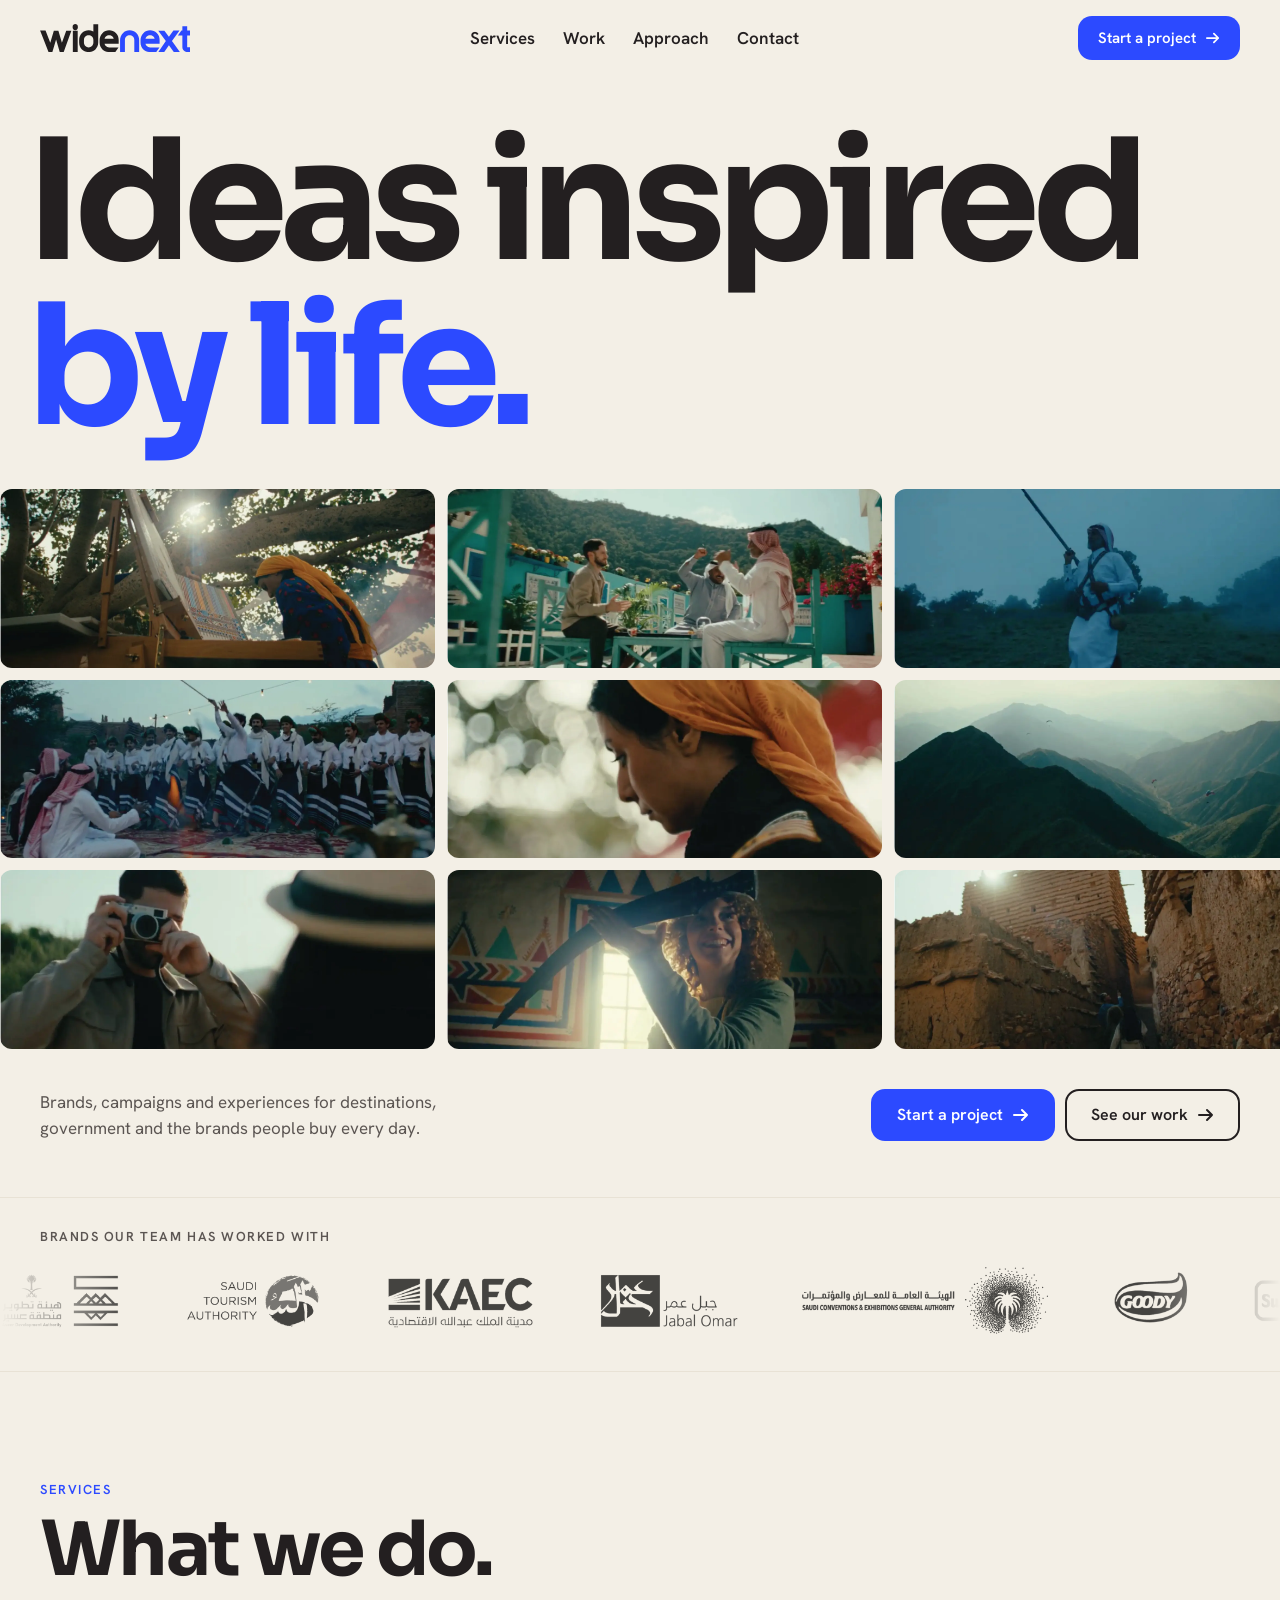
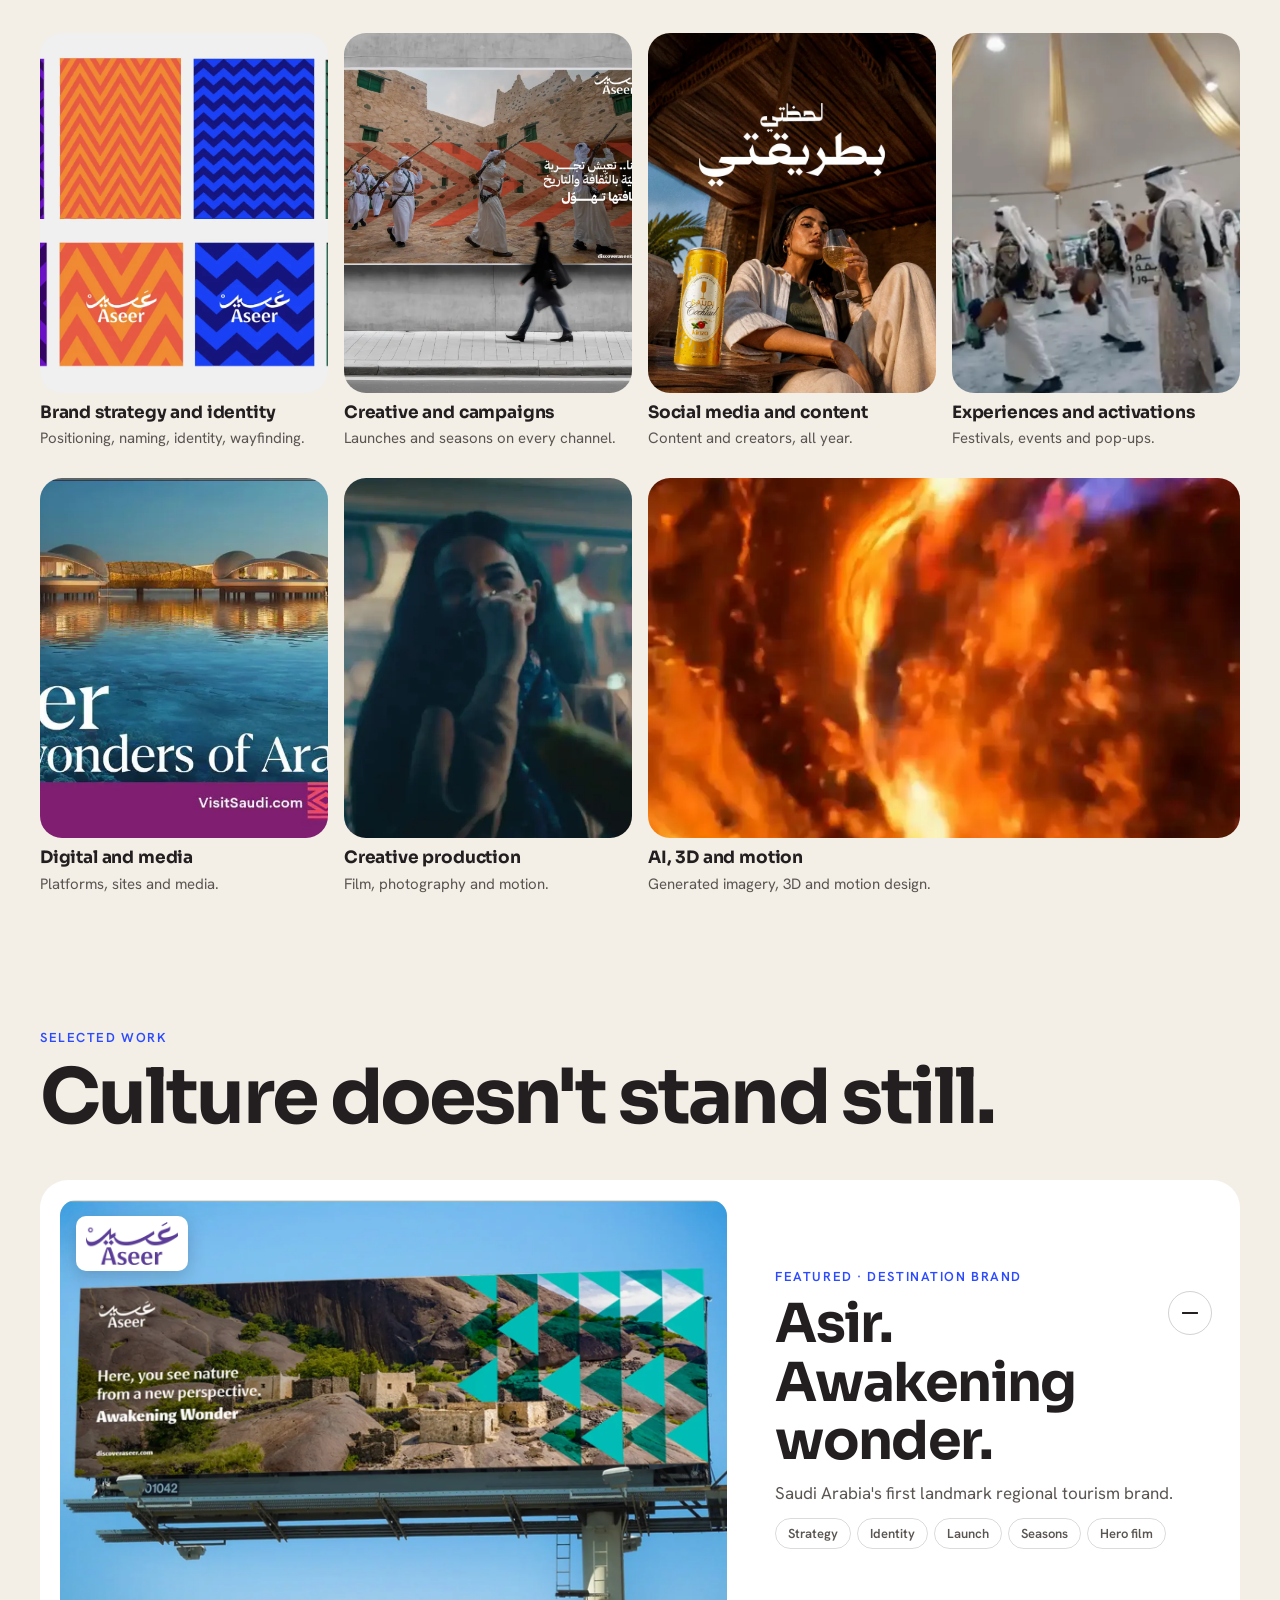
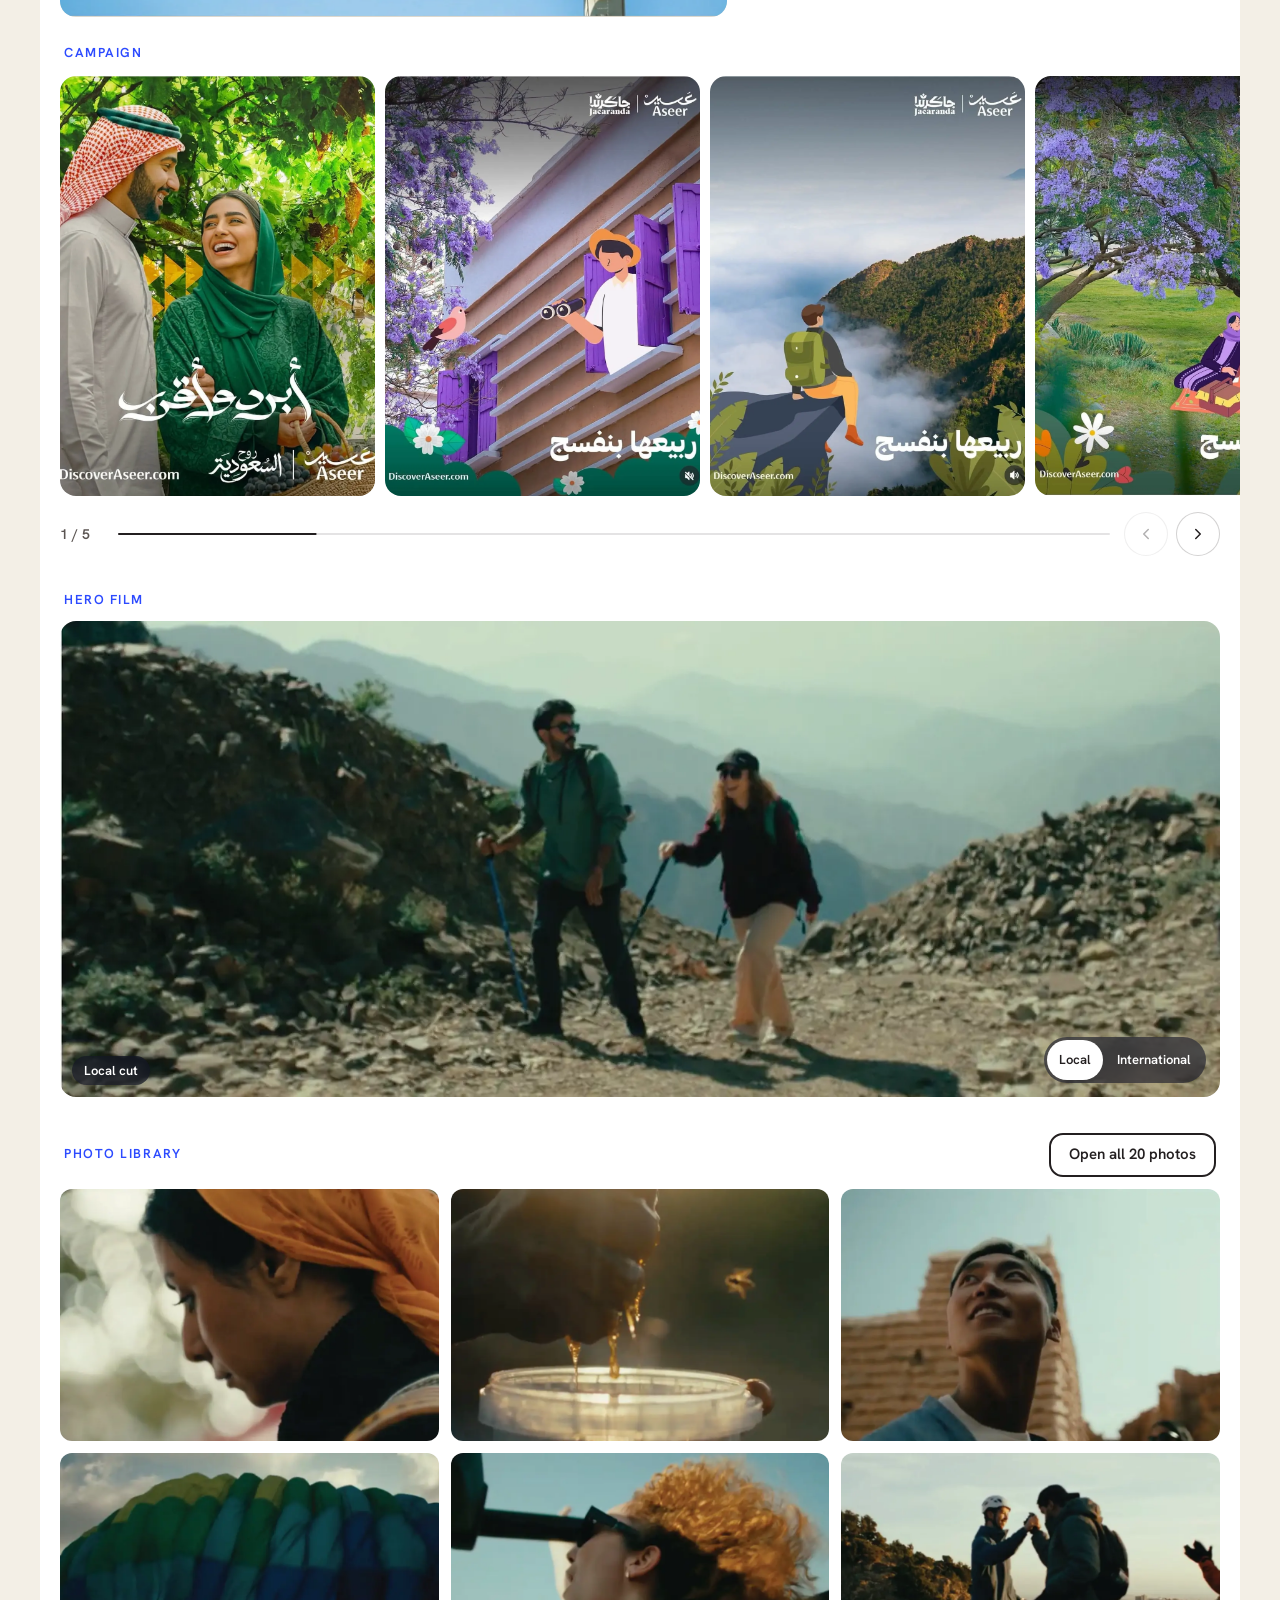
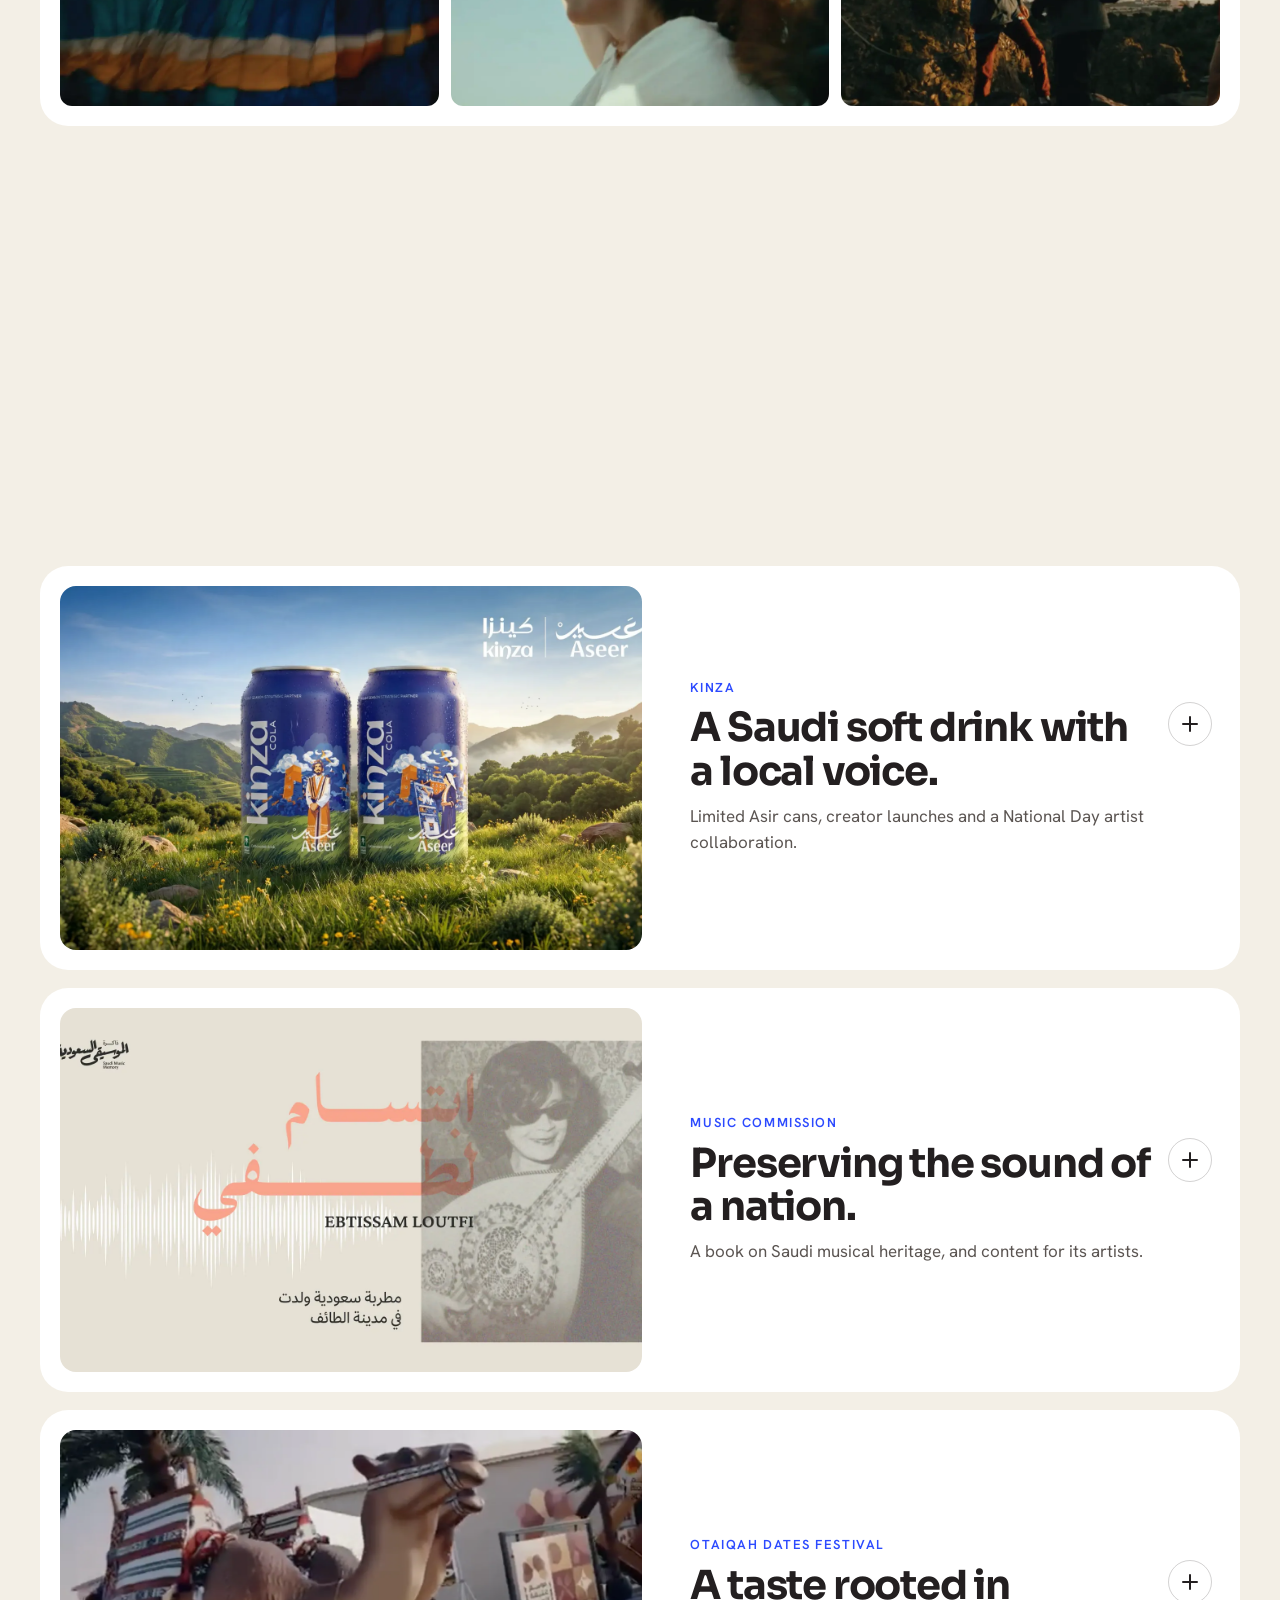
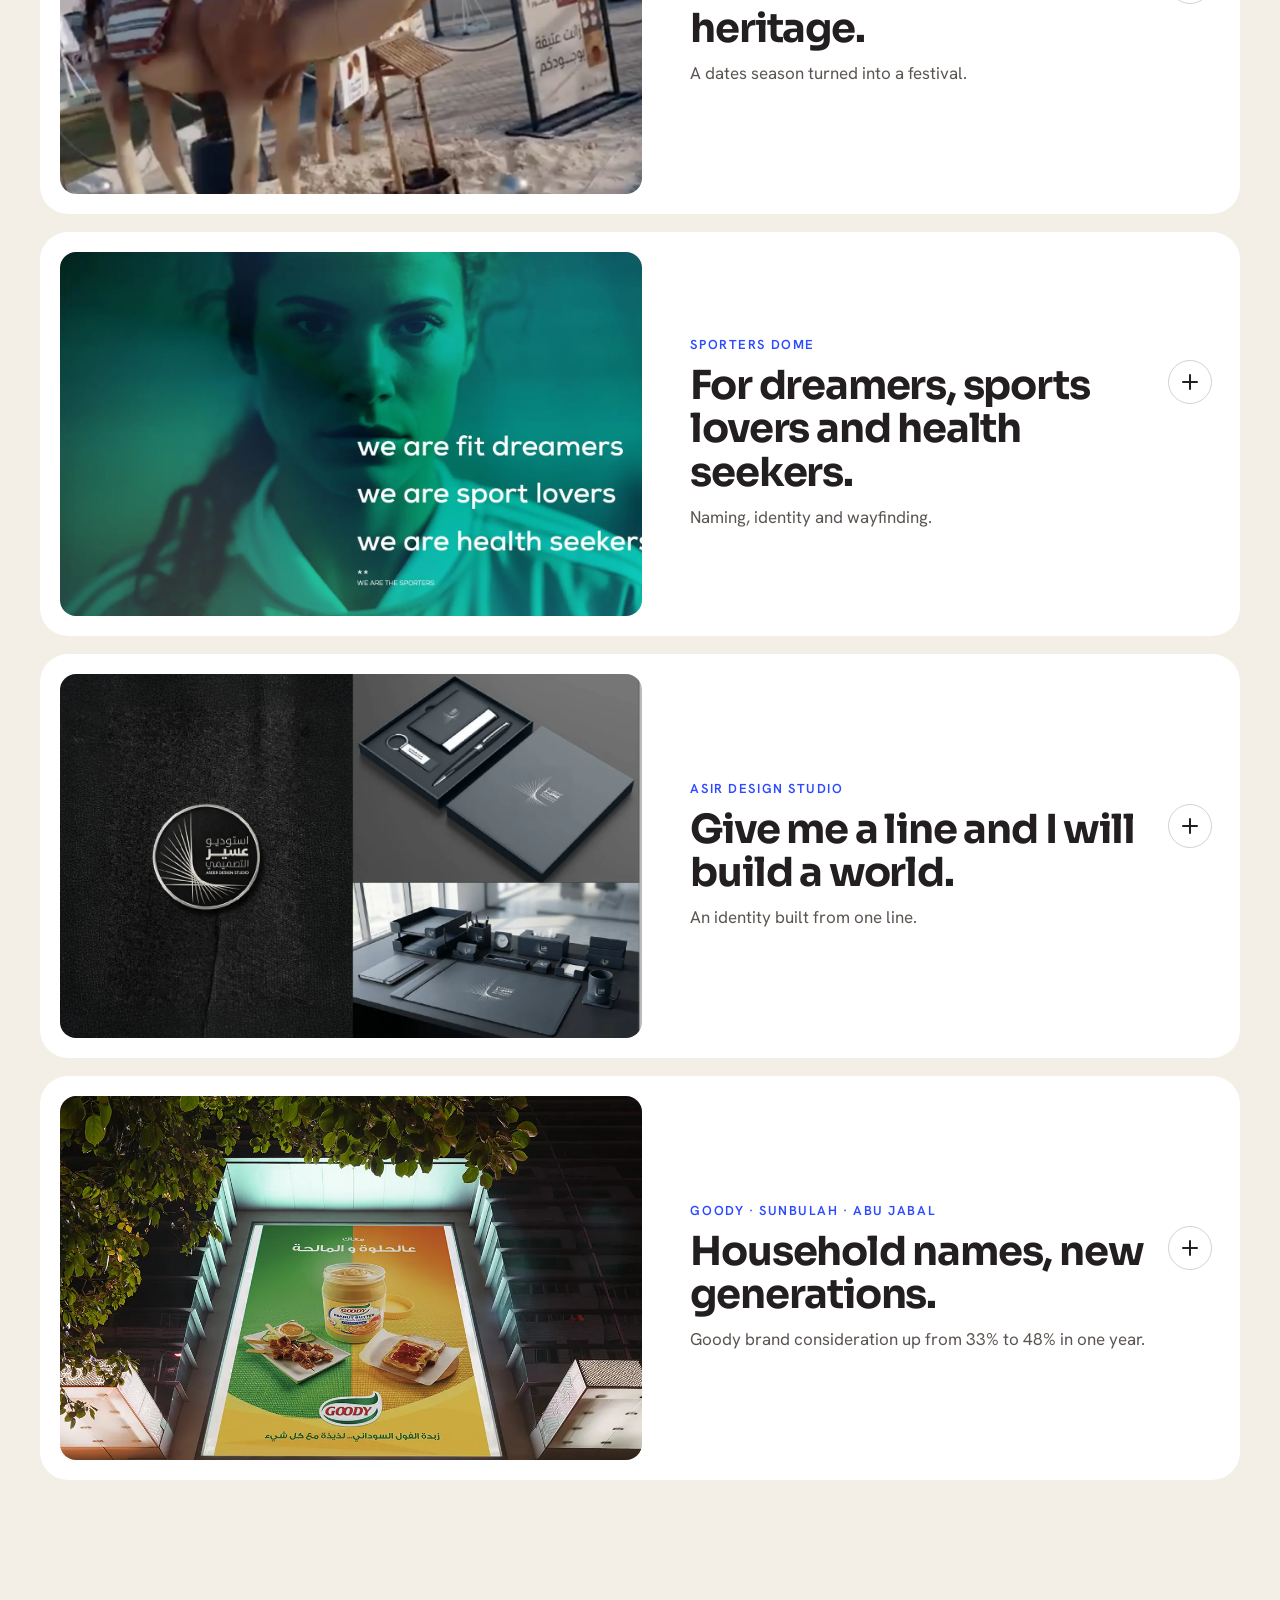
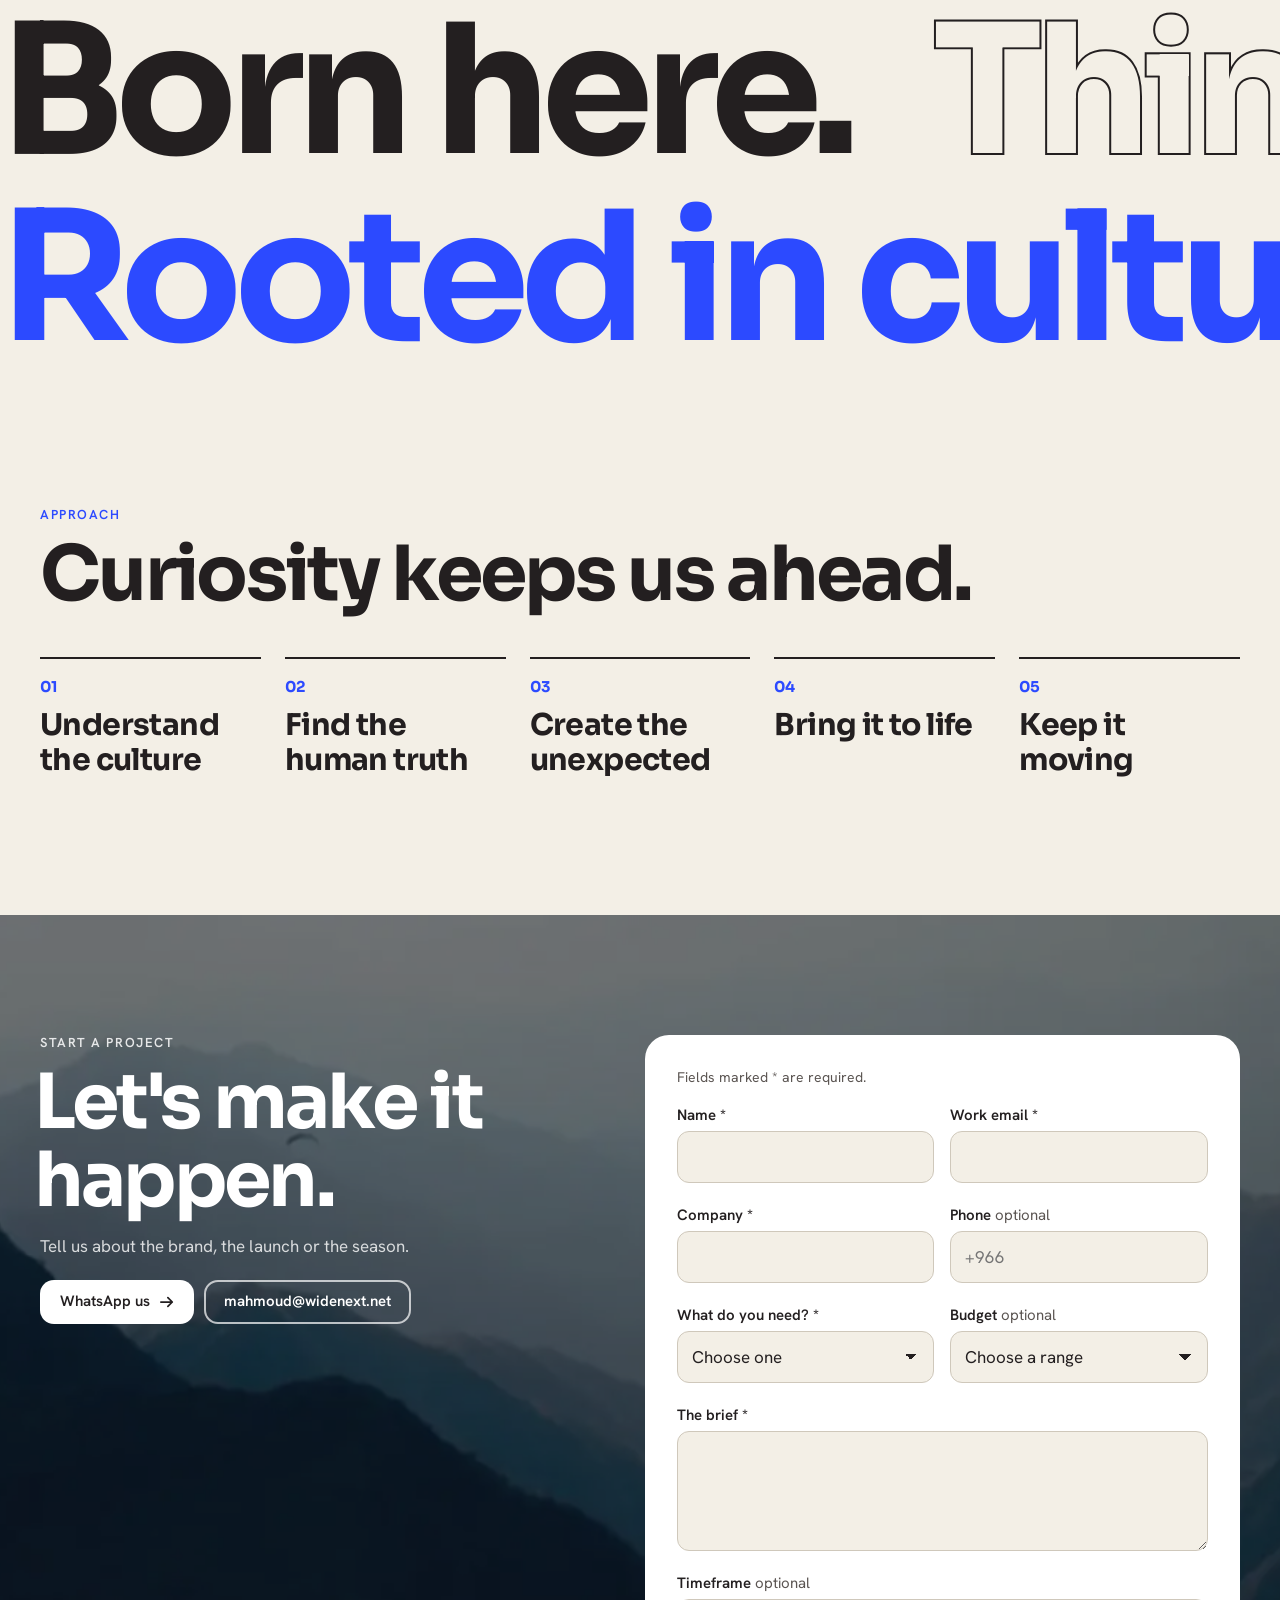
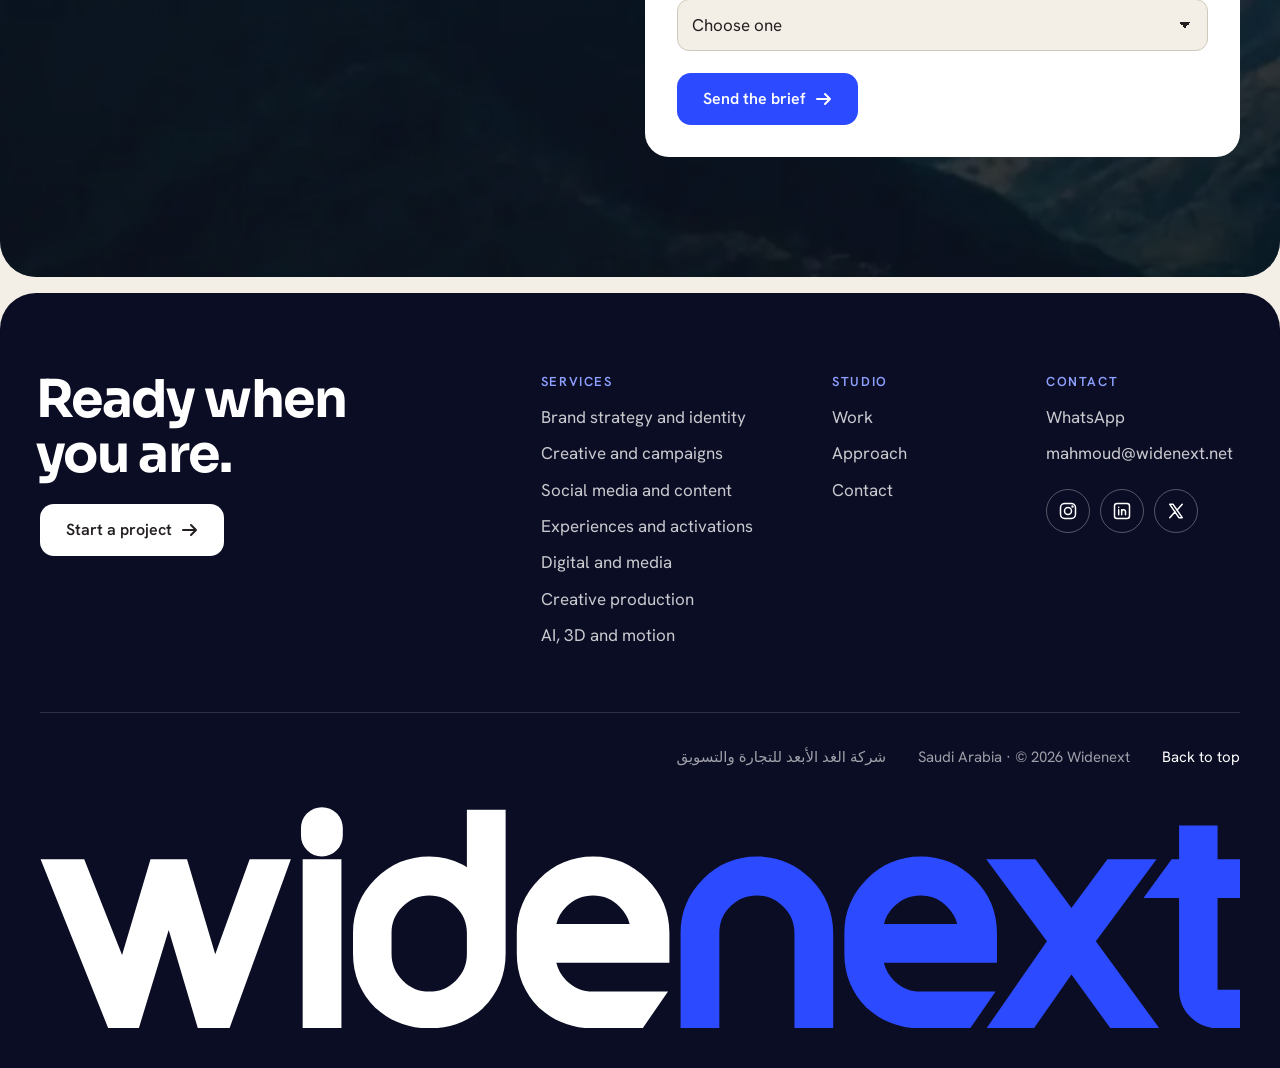
<file: index.html>
<!doctype html>
<html lang="en" dir="ltr">
<head>
<meta charset="utf-8">
<meta name="viewport" content="width=device-width, initial-scale=1, viewport-fit=cover">
<title>Widenext | Ideas inspired by life</title>
<meta name="description" content="Widenext is a Saudi-born integrated brand consultancy creating brands, stories and experiences for destinations, government and FMCG. See the Asir destination brand and more.">
<meta name="robots" content="noindex">
<meta name="theme-color" content="#F3EFE6">
<meta property="og:type" content="website">
<meta property="og:title" content="Widenext | Ideas inspired by life">
<meta property="og:description" content="Brands, stories and experiences, rooted in Saudi culture and made for what's next.">
<meta property="og:image" content="assets/img/asir-film-17-c.webp">
<link rel="icon" href="assets/logo/favicon.svg" type="image/svg+xml">
<link rel="preload" href="assets/fonts/sora-latin-700-normal.woff2" as="font" type="font/woff2" crossorigin>
<script>document.documentElement.classList.add("js")</script>
<link rel="stylesheet" href="css/style.css?v=21">
</head>
<body>
<a class="skip" href="#main">Skip to content</a>

<header class="top" data-top>
  <a class="top-logo" href="#main" aria-label="Widenext, back to top"><img src="assets/logo/widenext-duo-light.svg" alt="" width="512" height="94"></a>
  <nav class="top-nav" aria-label="Main">
    <a href="#services">Services</a>
    <a href="#work">Work</a>
    <a href="#how">Approach</a>
    <a href="#contact">Contact</a>
  </nav>
  <a class="btn btn-blue btn-sm top-cta" href="#contact"><span>Start a project</span><span class="arr" aria-hidden="true"></span></a>
  <button class="menu-btn" type="button" aria-label="Open menu" aria-haspopup="dialog" aria-controls="menu" aria-expanded="false" data-menu-open><span class="bars" aria-hidden="true"></span></button>
</header>

<dialog class="menu" id="menu" aria-label="Menu" data-menu>
  <div class="menu-bar">
    <img class="menu-logo" src="assets/logo/widenext-duo-dark.svg" alt="Widenext" width="512" height="94">
    <button class="menu-btn is-close" type="button" aria-label="Close menu" data-menu-close><span class="bars" aria-hidden="true"></span></button>
  </div>
  <nav class="menu-nav" aria-label="Menu links">
    <a href="#services" data-menu-link><span class="menu-num">01</span>Services</a>
    <a href="#work" data-menu-link><span class="menu-num">02</span>Work</a>
    <a href="#how" data-menu-link><span class="menu-num">03</span>Approach</a>
    <a href="#contact" data-menu-link><span class="menu-num">04</span>Contact</a>
  </nav>
  <div class="menu-foot">
    <a class="btn btn-blue menu-cta" href="#contact" data-menu-link><span>Start a project</span><span class="arr" aria-hidden="true"></span></a>
    <p class="menu-reach"><a href="https://wa.me/966565500009" target="_blank" rel="noopener">WhatsApp</a><a href="mailto:mahmoud@widenext.net">mahmoud@widenext.net</a></p>
    <ul class="social">
      <li><a href="https://www.instagram.com/" target="_blank" rel="noopener" aria-label="Widenext on Instagram"><svg viewBox="0 0 24 24" aria-hidden="true"><rect x="3" y="3" width="18" height="18" rx="5"/><circle cx="12" cy="12" r="4.2"/><circle cx="17.4" cy="6.6" r="0.6" class="dot"/></svg></a></li>
      <li><a href="https://www.linkedin.com/" target="_blank" rel="noopener" aria-label="Widenext on LinkedIn"><svg viewBox="0 0 24 24" aria-hidden="true"><rect x="3" y="3" width="18" height="18" rx="3"/><path d="M8 10.5v6M8 7.6v.1M11.6 16.5v-6M11.6 13c0-1.6 1-2.6 2.4-2.6s2.2.9 2.2 2.6v3.5"/></svg></a></li>
      <li><a href="https://x.com/" target="_blank" rel="noopener" aria-label="Widenext on X"><svg viewBox="0 0 24 24" aria-hidden="true"><path d="M4.5 4h4l11 16h-4zM19.5 4l-6.4 7.2M4.5 20l6.4-7.2"/></svg></a></li>
    </ul>
  </div>
</dialog>

<main id="main">

<section class="hero" aria-labelledby="hero-title">
  <div class="hero-copy">
    <h1 class="hero-title" id="hero-title">Ideas inspired <em>by life.</em></h1>
  </div>
  <div class="film-wall" aria-label="Stills from the Asir destination film">
    <div class="film-row" data-dir="left">
      <div class="film-run">
        <img src="assets/img/asir-film-01-a.webp" alt="Weaver under a tree in Asir" width="1600" height="656">
        <img src="assets/img/asir-film-07-c.webp" alt="Mountain road in Asir" width="1600" height="656">
        <img src="assets/img/asir-film-14-a.webp" alt="Dancers in Asir" width="1600" height="656">
        <img src="assets/img/asir-film-01-a.webp" alt="" width="1600" height="656" aria-hidden="true">
        <img src="assets/img/asir-film-07-c.webp" alt="" width="1600" height="656" aria-hidden="true">
        <img src="assets/img/asir-film-14-a.webp" alt="" width="1600" height="656" aria-hidden="true">
      </div>
    </div>
    <div class="film-row" data-dir="right">
      <div class="film-run">
        <img src="assets/img/asir-film-12-c.webp" alt="Hot air balloon over Asir" width="1600" height="656">
        <img src="assets/img/asir-film-01-c.webp" alt="Woman in an orange scarf in Asir" width="1600" height="656">
        <img src="assets/img/asir-film-17-c.webp" alt="Jeep at sunset in Asir" width="1600" height="656">
        <img src="assets/img/asir-film-12-c.webp" alt="" width="1600" height="656" aria-hidden="true">
        <img src="assets/img/asir-film-01-c.webp" alt="" width="1600" height="656" aria-hidden="true">
        <img src="assets/img/asir-film-17-c.webp" alt="" width="1600" height="656" aria-hidden="true">
      </div>
    </div>
    <div class="film-row" data-dir="left">
      <div class="film-run">
        <img src="assets/img/asir-film-16-b.webp" alt="Man in blue mist in Asir" width="1600" height="656">
        <img src="assets/img/asir-film-06-c.webp" alt="Hikers on a ridge in Asir" width="1600" height="656">
        <img src="assets/img/asir-film-03-b.webp" alt="Mud tower in Asir" width="1600" height="656">
        <img src="assets/img/asir-film-16-b.webp" alt="" width="1600" height="656" aria-hidden="true">
        <img src="assets/img/asir-film-06-c.webp" alt="" width="1600" height="656" aria-hidden="true">
        <img src="assets/img/asir-film-03-b.webp" alt="" width="1600" height="656" aria-hidden="true">
      </div>
    </div>
  </div>
  <div class="hero-foot">
    <p class="hero-sub">Brands, campaigns and experiences for destinations, government and the brands people buy every day.</p>
    <div class="hero-cta">
      <a class="btn btn-blue" href="#contact"><span>Start a project</span><span class="arr" aria-hidden="true"></span></a>
      <a class="btn btn-line" href="#work"><span>See our work</span><span class="arr" aria-hidden="true"></span></a>
    </div>
  </div>
</section>

<section class="logos" aria-labelledby="logos-title">
  <p class="logos-label" id="logos-title">Brands our team has worked with</p>
  <svg width="0" height="0" aria-hidden="true" focusable="false" style="position:absolute"><filter id="tint-blue" color-interpolation-filters="sRGB"><feFlood flood-color="#2c4aff"/><feComposite in2="SourceAlpha" operator="in"/></filter></svg>
  <div class="logo-run">
    <ul class="logo-track">
      <li><img src="assets/clients/widenext-client-ada.png" alt="Asir Development Authority" width="400" height="240"></li>
      <li><img src="assets/clients/widenext-client-sta.png" alt="Saudi Tourism Authority" width="460" height="240"></li>
      <li><img src="assets/clients/widenext-client-k.png" alt="King Abdullah Economic City" width="500" height="240"></li>
      <li><img src="assets/clients/widenext-client-jo.png" alt="Jabal Omar" width="460" height="240"></li>
      <li><img src="assets/clients/widenext-client-scega.png" alt="Saudi Conventions and Exhibitions General Authority" width="820" height="240"></li>
      <li><img src="assets/clients/widenext-client-g.png" alt="Goody" width="260" height="240"></li>
      <li><img src="assets/clients/widenext-client-s.png" alt="Sunbulah" width="540" height="240"></li>
      <li><img src="assets/clients/widenext-client-swc.png" alt="CORE Social Wellness Club" width="400" height="240"></li>
    </ul>
    <ul class="logo-track" aria-hidden="true">
      <li><img src="assets/clients/widenext-client-ada.png" alt="" width="400" height="240"></li>
      <li><img src="assets/clients/widenext-client-sta.png" alt="" width="460" height="240"></li>
      <li><img src="assets/clients/widenext-client-k.png" alt="" width="500" height="240"></li>
      <li><img src="assets/clients/widenext-client-jo.png" alt="" width="460" height="240"></li>
      <li><img src="assets/clients/widenext-client-scega.png" alt="" width="820" height="240"></li>
      <li><img src="assets/clients/widenext-client-g.png" alt="" width="260" height="240"></li>
      <li><img src="assets/clients/widenext-client-s.png" alt="" width="540" height="240"></li>
      <li><img src="assets/clients/widenext-client-swc.png" alt="" width="400" height="240"></li>
    </ul>
  </div>
</section>

<section class="services" id="services" aria-labelledby="services-title">
  <div class="sec-head">
    <p class="kicker">Services</p>
    <h2 class="h2" id="services-title">What we do.</h2>
  </div>
  <ul class="tiles">
    <li class="tile"><img src="assets/img/asir-pattern-logos.webp" alt="Asir identity system" width="1600" height="971" loading="lazy"><p class="tile-name">Brand strategy and identity</p><p class="tile-line">Positioning, naming, identity, wayfinding.</p></li>
    <li class="tile"><img src="assets/img/asir-wall-poster.webp" alt="Asir campaign poster on a wall" width="1400" height="1178" loading="lazy"><p class="tile-name">Creative and campaigns</p><p class="tile-line">Launches and seasons on every channel.</p></li>
    <li class="tile"><img src="assets/img/kinza-myway-2.webp" alt="Kinza creator post" width="756" height="1008" loading="lazy"><p class="tile-name">Social media and content</p><p class="tile-line">Content and creators, all year.</p></li>
    <li class="tile"><img src="assets/img/otaiqah-ardah.webp" alt="Ardah at the Otaiqah festival" width="1600" height="818" loading="lazy"><p class="tile-name">Experiences and activations</p><p class="tile-line">Festivals, events and pop-ups.</p></li>
    <li class="tile"><img src="assets/img/sta-discover.webp" alt="Discover the Wonders of Arabia campaign" width="1280" height="576" loading="lazy"><p class="tile-name">Digital and media</p><p class="tile-line">Platforms, sites and media.</p></li>
    <li class="tile"><img src="assets/img/asir-film-09-c.webp" alt="Light through a traditional Asir house" width="1600" height="656" loading="lazy"><p class="tile-name">Creative production</p><p class="tile-line">Film, photography and motion.</p></li>
    <li class="tile tile-wide"><video src="assets/video/ai-bubbles-loop.mp4" poster="assets/video/ai-bubbles-loop.webp" width="720" height="1280" muted loop playsinline preload="none" data-inview aria-label="Generated motion loop"></video><p class="tile-name">AI, 3D and motion</p><p class="tile-line">Generated imagery, 3D and motion design.</p></li>
  </ul>
</section>

<section class="work" id="work" aria-labelledby="work-title">
  <div class="sec-head">
    <p class="kicker">Selected work</p>
    <h2 class="h2" id="work-title">Culture doesn't stand still.</h2>
  </div>

  <div class="cases">
    <article class="case case-feature" data-case data-open>
      <div class="case-head">
        <div class="case-cover"><img src="assets/img/asir-billboard.webp" alt="Asir launch billboard" width="1600" height="902" loading="lazy" draggable="false"><img class="asir-logo" src="assets/img/asir-logo.webp" alt="Asir destination logo" width="800" height="368" loading="lazy"></div>
        <div class="case-info">
          <p class="kicker">Featured · Destination brand</p>
          <h3 class="case-title" id="c-asir"><button class="case-btn" type="button" aria-expanded="false" aria-controls="cb-asir"><span>Asir. Awakening wonder.</span><span class="case-plus" aria-hidden="true"></span></button></h3>
          <p class="case-line">Saudi Arabia's first landmark regional tourism brand.</p>
          <ul class="scope" aria-label="What we did">
            <li>Strategy</li><li>Identity</li><li>Launch</li><li>Seasons</li><li>Hero film</li>
          </ul>
        </div>
      </div>
      <div class="case-body" id="cb-asir" role="region" aria-labelledby="c-asir">
        <div class="case-inner">
          <p class="case-sub kicker">Campaign</p>
          <ul class="rail" tabindex="0" aria-label="Asir campaign posters, scrolls sideways">
            <li><img src="assets/img/asir-poster-couple.webp" alt="Asir poster, couple" width="1080" height="1349" loading="lazy"></li>
            <li><img src="assets/img/asir-spring-3.webp" alt="Asir spring illustration" width="1080" height="1347" loading="lazy"></li>
            <li><img src="assets/img/asir-poster-clouds.webp" alt="Asir poster, clouds" width="1080" height="1349" loading="lazy"></li>
            <li><img src="assets/img/asir-spring-1.webp" alt="Asir spring illustration" width="1080" height="1354" loading="lazy"></li>
            <li><img src="assets/img/asir-poster-bikes.webp" alt="Asir poster, cyclists" width="1080" height="1349" loading="lazy"></li>
          </ul>

          <p class="case-sub kicker">Hero film</p>
          <div class="player" data-player>
            <figure class="player-frame" id="player-frame" role="tabpanel">
              <img src="assets/img/asir-film-05-a.webp" alt="Asir hero film, local cut" width="1600" height="656" loading="lazy" data-cut-img="local" data-src="">
              <img src="assets/img/asir-film-15-c.webp" alt="Asir hero film, international cut" width="1600" height="656" loading="lazy" data-cut-img="intl" data-src="" hidden>
              <figcaption class="player-cap">Local cut</figcaption>
            </figure>
            <div class="player-tabs" role="tablist" aria-label="Asir hero film versions">
              <button type="button" role="tab" aria-selected="true" aria-controls="player-frame" data-cut="local">Local</button>
              <button type="button" role="tab" aria-selected="false" aria-controls="player-frame" data-cut="intl">International</button>
            </div>
          </div>

          <div class="case-sub library-head">
            <p class="kicker">Photo library</p>
            <button class="btn btn-line btn-sm" type="button" data-lib-open="0">Open all 20 photos</button>
          </div>
          <ul class="library-grid">
            <li><button type="button" data-lib-open="0"><img src="assets/img/asir-film-01-c.webp" alt="Woman in an orange scarf" width="1600" height="656" loading="lazy"></button></li>
            <li><button type="button" data-lib-open="1"><img src="assets/img/asir-film-02-b.webp" alt="Asir honey" width="1600" height="656" loading="lazy"></button></li>
            <li><button type="button" data-lib-open="2"><img src="assets/img/asir-film-03-c.webp" alt="Man at a mud tower" width="1600" height="656" loading="lazy"></button></li>
            <li><button type="button" data-lib-open="3"><img src="assets/img/asir-film-11-c.webp" alt="Men at a cafe" width="1600" height="656" loading="lazy"></button></li>
            <li><button type="button" data-lib-open="4"><img src="assets/img/asir-film-15-b.webp" alt="Woman with binoculars" width="1600" height="656" loading="lazy"></button></li>
            <li><button type="button" data-lib-open="5"><img src="assets/img/asir-film-18-c.webp" alt="Hikers celebrating on a ridge" width="1600" height="656" loading="lazy"></button></li>
          </ul>
        </div>
      </div>
    </article>
    <article class="case" data-case>
      <div class="case-head">
        <div class="case-cover"><img src="assets/img/sta-discover.webp" alt="Discover the Wonders of Arabia campaign" width="1280" height="576" loading="lazy" draggable="false"></div>
        <div class="case-info">
          <p class="kicker">Saudi Tourism Authority</p>
          <h3 class="case-title" id="c-sta"><button class="case-btn" type="button" aria-expanded="false" aria-controls="cb-sta"><span>A destination the world remembers.</span><span class="case-plus" aria-hidden="true"></span></button></h3>
          <p class="case-line">Discover the Wonders of Arabia, and the FIFA Club World Cup welcome in Jeddah.</p>
        </div>
      </div>
      <div class="case-body" id="cb-sta" role="region" aria-labelledby="c-sta">
        <div class="case-inner">
          <ul class="rail" tabindex="0" aria-label="Saudi Tourism Authority work, scrolls sideways">
            <li class="wide"><video src="assets/video/sta-evisa-loop.mp4" poster="assets/video/sta-evisa-loop.webp" width="1280" height="494" muted loop playsinline preload="none" data-inview aria-label="Saudi eVisa banner animation"></video></li>
            <li class="sq"><img src="assets/img/sta-fifa-fans.webp" alt="FIFA Club World Cup fans" width="1200" height="1200" loading="lazy"></li>
            <li class="sq"><img src="assets/img/sta-fifa-welcome.webp" alt="FIFA Club World Cup welcome artwork" width="1200" height="1200" loading="lazy"></li>
          </ul>
        </div>
      </div>
    </article>
    <article class="case" data-case>
      <div class="case-head">
        <div class="case-cover"><img src="assets/img/kinza-asir.webp" alt="Kinza x Asir limited cans" width="1600" height="894" loading="lazy" draggable="false"></div>
        <div class="case-info">
          <p class="kicker">Kinza</p>
          <h3 class="case-title" id="c-kinza"><button class="case-btn" type="button" aria-expanded="false" aria-controls="cb-kinza"><span>A Saudi soft drink with a local voice.</span><span class="case-plus" aria-hidden="true"></span></button></h3>
          <p class="case-line">Limited Asir cans, creator launches and a National Day artist collaboration.</p>
        </div>
      </div>
      <div class="case-body" id="cb-kinza" role="region" aria-labelledby="c-kinza">
        <div class="case-inner">
          <ul class="rail" tabindex="0" aria-label="Kinza work, scrolls sideways">
            <li><img src="assets/img/kinza-myway-3.webp" alt="Kinza creator post" width="756" height="1008" loading="lazy"></li>
            <li><video src="assets/video/kinza-splash-loop.mp4" poster="assets/video/kinza-splash-loop.webp" width="720" height="1280" muted loop playsinline preload="none" data-inview aria-label="Kinza can splash"></video></li>
            <li><video src="assets/video/kinza-desert-loop.mp4" poster="assets/video/kinza-desert-loop.webp" width="720" height="1280" muted loop playsinline preload="none" data-inview aria-label="Kinza can in the desert"></video></li>
            <li><img src="assets/img/kinza-cocktail.webp" alt="Saudi Cocktail launch" width="756" height="1008" loading="lazy"></li>
            <li><img src="assets/img/kinza-myway-2.webp" alt="Kinza creator post" width="756" height="1008" loading="lazy"></li>
          </ul>
        </div>
      </div>
    </article>
    <article class="case" data-case>
      <div class="case-head">
        <div class="case-cover"><img src="assets/img/music-ebtissam.webp" alt="Artist artwork, wide" width="1600" height="900" loading="lazy" draggable="false"></div>
        <div class="case-info">
          <p class="kicker">Music Commission</p>
          <h3 class="case-title" id="c-music"><button class="case-btn" type="button" aria-expanded="false" aria-controls="cb-music"><span>Preserving the sound of a nation.</span><span class="case-plus" aria-hidden="true"></span></button></h3>
          <p class="case-line">A book on Saudi musical heritage, and content for its artists.</p>
        </div>
      </div>
      <div class="case-body" id="cb-music" role="region" aria-labelledby="c-music">
        <div class="case-inner">
          <ul class="rail" tabindex="0" aria-label="Music Commission work, scrolls sideways">
            <li><img src="assets/img/music-national-cover.webp" alt="Music Commission book cover" width="562" height="795" loading="lazy"></li>
            <li><img src="assets/img/music-talal.webp" alt="Artist artwork" width="1100" height="1375" loading="lazy"></li>
          </ul>
        </div>
      </div>
    </article>
    <article class="case" data-case>
      <div class="case-head">
        <div class="case-cover"><img src="assets/img/otaiqah-camel.webp" alt="Camel at the festival" width="1600" height="846" loading="lazy" draggable="false"></div>
        <div class="case-info">
          <p class="kicker">Otaiqah Dates Festival</p>
          <h3 class="case-title" id="c-otaiqah"><button class="case-btn" type="button" aria-expanded="false" aria-controls="cb-otaiqah"><span>A taste rooted in heritage.</span><span class="case-plus" aria-hidden="true"></span></button></h3>
          <p class="case-line">A dates season turned into a festival.</p>
        </div>
      </div>
      <div class="case-body" id="cb-otaiqah" role="region" aria-labelledby="c-otaiqah">
        <div class="case-inner">
          <ul class="rail" tabindex="0" aria-label="Otaiqah festival work, scrolls sideways">
            <li class="wide"><img src="assets/img/otaiqah-coffee.webp" alt="Saudi coffee at the festival" width="1600" height="835" loading="lazy"></li>
            <li class="wide"><img src="assets/img/otaiqah-neon.webp" alt="Festival signage at night" width="1600" height="817" loading="lazy"></li>
            <li class="wide"><img src="assets/img/otaiqah-ardah.webp" alt="Ardah performance at the festival" width="1600" height="818" loading="lazy"></li>
          </ul>
        </div>
      </div>
    </article>
    <article class="case" data-case>
      <div class="case-head">
        <div class="case-cover"><img src="assets/img/dome-dreamers.webp" alt="Sporters Dome campaign" width="1600" height="897" loading="lazy" draggable="false"></div>
        <div class="case-info">
          <p class="kicker">Sporters Dome</p>
          <h3 class="case-title" id="c-dome"><button class="case-btn" type="button" aria-expanded="false" aria-controls="cb-dome"><span>For dreamers, sports lovers and health seekers.</span><span class="case-plus" aria-hidden="true"></span></button></h3>
          <p class="case-line">Naming, identity and wayfinding.</p>
        </div>
      </div>
      <div class="case-body" id="cb-dome" role="region" aria-labelledby="c-dome">
        <div class="case-inner">
          <ul class="rail" tabindex="0" aria-label="Sporters Dome work, scrolls sideways">
            <li class="wide"><img src="assets/img/dome-signage.webp" alt="Sporters Dome signage" width="1600" height="972" loading="lazy"></li>
            <li class="wide"><img src="assets/img/dome-bag.webp" alt="Sporters Dome bag" width="1302" height="930" loading="lazy"></li>
          </ul>
        </div>
      </div>
    </article>
    <article class="case" data-case>
      <div class="case-head">
        <div class="case-cover"><img src="assets/img/ads-stationery.webp" alt="Asir Design Studio stationery" width="1374" height="874" loading="lazy" draggable="false"></div>
        <div class="case-info">
          <p class="kicker">Asir Design Studio</p>
          <h3 class="case-title" id="c-ads"><button class="case-btn" type="button" aria-expanded="false" aria-controls="cb-ads"><span>Give me a line and I will build a world.</span><span class="case-plus" aria-hidden="true"></span></button></h3>
          <p class="case-line">An identity built from one line.</p>
        </div>
      </div>
      <div class="case-body" id="cb-ads" role="region" aria-labelledby="c-ads">
        <div class="case-inner">
          <ul class="rail" tabindex="0" aria-label="Asir Design Studio work, scrolls sideways">
            <li class="sq"><img src="assets/img/ads-cards.webp" alt="Asir Design Studio cards" width="879" height="869" loading="lazy"></li>
            <li class="wide"><img src="assets/img/ads-brochure.webp" alt="Asir Design Studio brochure" width="1375" height="893" loading="lazy"></li>
          </ul>
        </div>
      </div>
    </article>
    <article class="case" data-case>
      <div class="case-head">
        <div class="case-cover"><img src="assets/img/goody-billboard.webp" alt="Goody billboard" width="1050" height="700" loading="lazy" draggable="false"></div>
        <div class="case-info">
          <p class="kicker">Goody · Sunbulah · Abu Jabal</p>
          <h3 class="case-title" id="c-fmcg"><button class="case-btn" type="button" aria-expanded="false" aria-controls="cb-fmcg"><span>Household names, new generations.</span><span class="case-plus" aria-hidden="true"></span></button></h3>
          <p class="case-line">Goody brand consideration up from 33% to 48% in one year.</p>
        </div>
      </div>
      <div class="case-body" id="cb-fmcg" role="region" aria-labelledby="c-fmcg">
        <div class="case-inner">
          <ul class="rail" tabindex="0" aria-label="FMCG work, scrolls sideways">
            <li><img src="assets/img/abujabal-tea.webp" alt="Abu Jabal tea" width="1100" height="1514" loading="lazy"></li>
            <li class="sq"><video src="assets/video/sunbulah-fish-loop.mp4" poster="assets/video/sunbulah-fish-loop.webp" width="720" height="720" muted loop playsinline preload="none" data-inview aria-label="Sunbulah motion piece"></video></li>
            <li><img src="assets/img/goody-jar.webp" alt="Goody jar" width="880" height="1248" loading="lazy"></li>
          </ul>
        </div>
      </div>
    </article>
  </div>
</section>

<section class="statement" aria-labelledby="statement-title">
  <h2 class="visually-hidden" id="statement-title">Born here. Thinking beyond.</h2>
  <div class="say" aria-hidden="true">
    <div class="say-run"><span>Born here.</span><span class="hollow">Thinking beyond.</span><span>Born here.</span><span class="hollow">Thinking beyond.</span></div>
  </div>
  <div class="say say-blue" aria-hidden="true">
    <div class="say-run"><span>Rooted in culture.</span><span class="hollow">Made for what's next.</span><span>Rooted in culture.</span><span class="hollow">Made for what's next.</span></div>
  </div>
</section>

<section class="how" id="how" aria-labelledby="how-title">
  <div class="sec-head">
    <p class="kicker">Approach</p>
    <h2 class="h2" id="how-title">Curiosity keeps us ahead.</h2>
  </div>
  <ol class="steps">
    <li><span class="step-n">01</span><span class="step-t">Understand the culture</span></li>
    <li><span class="step-n">02</span><span class="step-t">Find the human truth</span></li>
    <li><span class="step-n">03</span><span class="step-t">Create the unexpected</span></li>
    <li><span class="step-n">04</span><span class="step-t">Bring it to life</span></li>
    <li><span class="step-n">05</span><span class="step-t">Keep it moving</span></li>
  </ol>
</section>

<section class="contact" id="contact" aria-labelledby="contact-title">
  <img class="contact-bg" src="assets/img/asir-film-17-c.webp" alt="" width="1600" height="656" loading="lazy">
  <div class="contact-inner">
    <div class="contact-copy">
      <p class="kicker kicker-light">Start a project</p>
      <h2 class="h2" id="contact-title">Let's make it happen.</h2>
      <p class="contact-note">Tell us about the brand, the launch or the season.</p>
      <div class="contact-alt">
        <a class="btn btn-white btn-sm" href="https://wa.me/966565500009?text=Hi%20Widenext%2C%20I%27d%20like%20to%20talk%20about%20a%20project." target="_blank" rel="noopener"><span>WhatsApp us</span><span class="arr" aria-hidden="true"></span></a>
        <a class="btn btn-ghost btn-sm" href="mailto:mahmoud@widenext.net?subject=New%20project%20for%20Widenext">mahmoud@widenext.net</a>
      </div>
    </div>

    <div class="card">
      <form class="form" data-lead-form novalidate aria-describedby="form-note">
        <p class="form-note" id="form-note">Fields marked * are required.</p>
        <div class="field">
          <label for="f-name">Name *</label>
          <input id="f-name" name="name" type="text" autocomplete="name" required data-msg="Tell us your name." aria-describedby="f-name-err">
          <p class="err" id="f-name-err" aria-live="polite"></p>
        </div>
        <div class="field">
          <label for="f-email">Work email *</label>
          <input id="f-email" name="email" type="email" autocomplete="email" required data-msg="We need an email to reply to." aria-describedby="f-email-err">
          <p class="err" id="f-email-err" aria-live="polite"></p>
        </div>
        <div class="field">
          <label for="f-company">Company *</label>
          <input id="f-company" name="company" type="text" autocomplete="organization" required data-msg="Which company is this for?" aria-describedby="f-company-err">
          <p class="err" id="f-company-err" aria-live="polite"></p>
        </div>
        <div class="field">
          <label for="f-phone">Phone <span class="opt">optional</span></label>
          <input id="f-phone" name="phone" type="tel" autocomplete="tel" placeholder="+966" aria-describedby="f-phone-err">
          <p class="err" id="f-phone-err" aria-live="polite"></p>
        </div>
        <div class="field">
          <label for="f-service">What do you need? *</label>
          <select id="f-service" name="service" required data-msg="Pick the closest service." aria-describedby="f-service-err">
            <option value="">Choose one</option>
            <option>Brand strategy and identity</option>
            <option>Creative and campaigns</option>
            <option>Social media and content</option>
            <option>Experiences and activations</option>
            <option>Digital and media</option>
            <option>Creative production</option>
            <option>AI, 3D and motion</option>
            <option>Not sure yet</option>
          </select>
          <p class="err" id="f-service-err" aria-live="polite"></p>
        </div>
        <div class="field">
          <label for="f-budget">Budget <span class="opt">optional</span></label>
          <select id="f-budget" name="budget" aria-describedby="f-budget-err">
            <option value="">Choose a range</option>
            <option>Under SAR 100K</option>
            <option>SAR 100K to 250K</option>
            <option>SAR 250K to 500K</option>
            <option>SAR 500K and above</option>
            <option>Not sure</option>
          </select>
          <p class="err" id="f-budget-err" aria-live="polite"></p>
        </div>
        <div class="field field-full">
          <label for="f-brief">The brief *</label>
          <textarea id="f-brief" name="brief" rows="4" required data-msg="Tell us a little about the project." aria-describedby="f-brief-err"></textarea>
          <p class="err" id="f-brief-err" aria-live="polite"></p>
        </div>
        <div class="field field-full">
          <label for="f-time">Timeframe <span class="opt">optional</span></label>
          <select id="f-time" name="timeframe" aria-describedby="f-time-err">
            <option value="">Choose one</option>
            <option>As soon as possible</option>
            <option>Within 3 months</option>
            <option>3 to 6 months</option>
            <option>Just exploring</option>
          </select>
          <p class="err" id="f-time-err" aria-live="polite"></p>
        </div>
        <button class="btn btn-blue form-send" type="submit"><span>Send the brief</span><span class="arr" aria-hidden="true"></span></button>
      </form>
      <div class="form-done" data-form-done hidden tabindex="-1" role="status">
        <p class="form-done-title">Thank you, <span data-form-name></span>.</p>
        <p>Demo preview: on launch this goes straight to the Widenext team. Nothing was sent.</p>
      </div>
    </div>
  </div>
</section>

</main>

<footer class="foot">
  <div class="foot-top">
    <div class="foot-cta">
      <p class="foot-big">Ready when you are.</p>
      <a class="btn btn-white" href="#contact"><span>Start a project</span><span class="arr" aria-hidden="true"></span></a>
    </div>
    <nav class="foot-cols" aria-label="Footer">
      <div>
        <p class="foot-h">Services</p>
        <ul>
          <li><a href="#services">Brand strategy and identity</a></li>
          <li><a href="#services">Creative and campaigns</a></li>
          <li><a href="#services">Social media and content</a></li>
          <li><a href="#services">Experiences and activations</a></li>
          <li><a href="#services">Digital and media</a></li>
          <li><a href="#services">Creative production</a></li>
          <li><a href="#services">AI, 3D and motion</a></li>
        </ul>
      </div>
      <div>
        <p class="foot-h">Studio</p>
        <ul>
          <li><a href="#work">Work</a></li>
          <li><a href="#how">Approach</a></li>
          <li><a href="#contact">Contact</a></li>
        </ul>
      </div>
      <div>
        <p class="foot-h">Contact</p>
        <ul>
          <li><a href="https://wa.me/966565500009" target="_blank" rel="noopener">WhatsApp</a></li>
          <li><a href="mailto:mahmoud@widenext.net">mahmoud@widenext.net</a></li>
        </ul>
        <ul class="social">
          <li><a href="https://www.instagram.com/" target="_blank" rel="noopener" aria-label="Widenext on Instagram"><svg viewBox="0 0 24 24" aria-hidden="true"><rect x="3" y="3" width="18" height="18" rx="5"/><circle cx="12" cy="12" r="4.2"/><circle cx="17.4" cy="6.6" r="0.6" class="dot"/></svg></a></li>
          <li><a href="https://www.linkedin.com/" target="_blank" rel="noopener" aria-label="Widenext on LinkedIn"><svg viewBox="0 0 24 24" aria-hidden="true"><rect x="3" y="3" width="18" height="18" rx="3"/><path d="M8 10.5v6M8 7.6v.1M11.6 16.5v-6M11.6 13c0-1.6 1-2.6 2.4-2.6s2.2.9 2.2 2.6v3.5"/></svg></a></li>
          <li><a href="https://x.com/" target="_blank" rel="noopener" aria-label="Widenext on X"><svg viewBox="0 0 24 24" aria-hidden="true"><path d="M4.5 4h4l11 16h-4zM19.5 4l-6.4 7.2M4.5 20l6.4-7.2"/></svg></a></li>
        </ul>
      </div>
    </nav>
  </div>
  <div class="foot-base">
    <p lang="ar" dir="rtl" class="foot-ar">شركة الغد الأبعد للتجارة والتسويق</p>
    <p>Saudi Arabia · © 2026 Widenext</p>
    <a class="foot-up" href="#main">Back to top</a>
  </div>
  <img class="foot-logo" src="assets/logo/widenext-duo-dark.svg" alt="Widenext" width="512" height="94" loading="lazy">
</footer>

<a class="dock" href="#contact" data-dock><span>Start a project</span><span class="arr" aria-hidden="true"></span></a>

<dialog class="lightbox" data-lightbox aria-label="Asir photo library">
  <div class="lb-bar">
    <p class="lb-count" data-lb-count aria-live="polite"></p>
    <button class="lb-close" type="button" data-lb-close aria-label="Close photo library">Close</button>
  </div>
  <figure class="lb-stage"><img data-lb-img src="assets/img/asir-film-01-c.webp" alt="" width="1600" height="656"><figcaption data-lb-cap></figcaption></figure>
  <div class="lb-nav">
    <button class="btn btn-ghost btn-sm" type="button" data-lb-step="-1">Previous</button>
    <button class="btn btn-ghost btn-sm" type="button" data-lb-step="1">Next</button>
  </div>
</dialog>

<script src="js/main.js?v=5"></script>
<script src="js/form.js"></script>
</body>
</html>
</file>
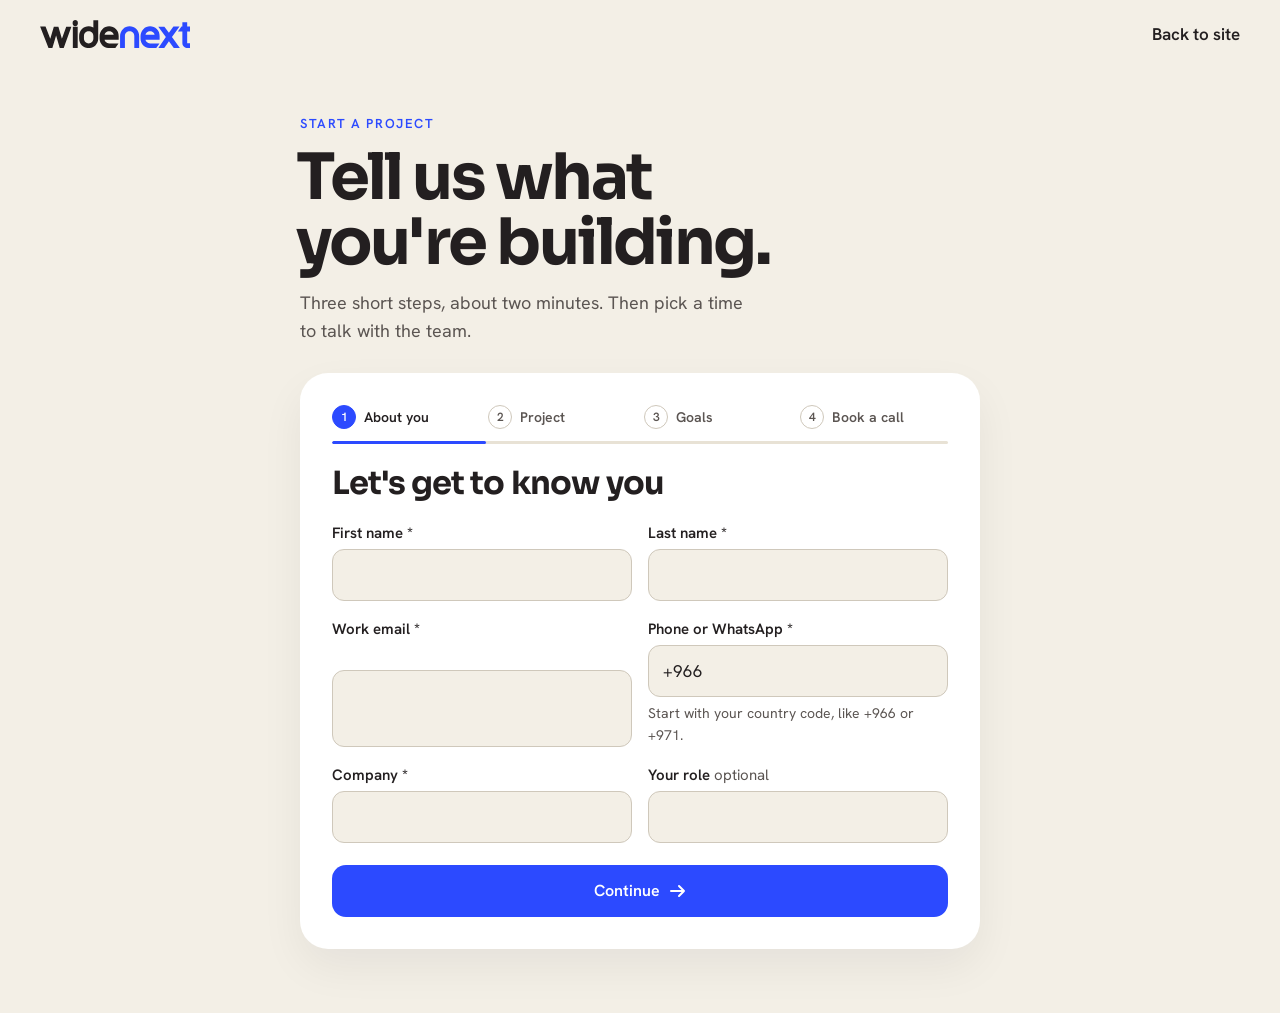
<file: form/index.html>
<!doctype html>
<html lang="en" dir="ltr">
<head>
<meta charset="utf-8">
<meta name="viewport" content="width=device-width, initial-scale=1, viewport-fit=cover">
<title>Start a project | Widenext</title>
<meta name="description" content="Tell Widenext about your project in three short steps, then book a call with the team.">
<meta name="robots" content="noindex">
<meta name="theme-color" content="#F3EFE6">
<link rel="icon" href="../assets/logo/favicon.svg" type="image/svg+xml">
<link rel="preload" href="../assets/fonts/sora-latin-700-normal.woff2" as="font" type="font/woff2" crossorigin>
<script>document.documentElement.classList.add("js")</script>
<link rel="stylesheet" href="../css/style.css?v=21">
<link rel="stylesheet" href="../css/form.css?v=2">
</head>
<body class="fp">
<a class="skip" href="#apply">Skip to the form</a>

<header class="fp-top">
  <a class="top-logo" href="../" aria-label="Widenext home"><img src="../assets/logo/widenext-duo-light.svg" alt="" width="512" height="94"></a>
  <a class="fp-back" href="../">Back to site</a>
</header>

<main class="fp-main" id="main">
  <div class="fp-intro">
    <p class="kicker">Start a project</p>
    <h1 class="fp-title">Tell us what you're building.</h1>
    <p class="body-lg">Three short steps, about two minutes. Then pick a time to talk with the team.</p>
  </div>

  <div class="fp-card" id="apply">
    <ol class="fp-steps" aria-label="Progress">
      <li data-step-label="1" aria-current="step"><span>About you</span></li>
      <li data-step-label="2"><span>Project</span></li>
      <li data-step-label="3"><span>Goals</span></li>
      <li data-step-label="4"><span>Book a call</span></li>
    </ol>
    <div class="fp-bar" aria-hidden="true"><i data-bar></i></div>
    <p class="fp-stepcount" data-stepcount aria-live="polite">Step 1 of 4</p>

    <form class="fp-form" data-apply novalidate>
      <p class="fp-alert" data-alert role="alert" hidden></p>

      <section class="fp-panel" data-panel="1" aria-labelledby="p1-title">
        <h2 class="fp-h" id="p1-title" tabindex="-1">Let's get to know you</h2>
        <div class="fp-grid">
          <div class="field">
            <label for="a-first">First name *</label>
            <input id="a-first" name="first_name" type="text" autocomplete="given-name" required data-check="name" aria-describedby="a-first-err">
            <p class="err" id="a-first-err" aria-live="polite"></p>
          </div>
          <div class="field">
            <label for="a-last">Last name *</label>
            <input id="a-last" name="last_name" type="text" autocomplete="family-name" required data-check="name" aria-describedby="a-last-err">
            <p class="err" id="a-last-err" aria-live="polite"></p>
          </div>
          <div class="field">
            <label for="a-email">Work email *</label>
            <input id="a-email" name="email" type="email" autocomplete="email" inputmode="email" required data-check="email" aria-describedby="a-email-err">
            <p class="err" id="a-email-err" aria-live="polite"></p>
          </div>
          <div class="field">
            <label for="a-phone">Phone or WhatsApp *</label>
            <input id="a-phone" name="phone" type="tel" autocomplete="tel" inputmode="tel" value="+966 " required data-check="phone" aria-describedby="a-phone-hint a-phone-err">
            <p class="hint" id="a-phone-hint">Start with your country code, like +966 or +971.</p>
            <p class="err" id="a-phone-err" aria-live="polite"></p>
          </div>
          <div class="field">
            <label for="a-company">Company *</label>
            <input id="a-company" name="company" type="text" autocomplete="organization" required data-check="text" aria-describedby="a-company-err">
            <p class="err" id="a-company-err" aria-live="polite"></p>
          </div>
          <div class="field">
            <label for="a-role">Your role <span class="opt">optional</span></label>
            <input id="a-role" name="role" type="text" autocomplete="organization-title">
          </div>
        </div>
      </section>

      <section class="fp-panel" data-panel="2" aria-labelledby="p2-title" hidden>
        <h2 class="fp-h" id="p2-title" tabindex="-1">Tell us about the project</h2>

        <fieldset class="fp-q" data-group="country" aria-describedby="q-country-err">
          <legend>Where are you based? *</legend>
          <div class="opts opts-2">
            <label class="opt-btn"><input type="radio" name="country" value="Saudi Arabia"><span>Saudi Arabia</span></label>
            <label class="opt-btn"><input type="radio" name="country" value="United Arab Emirates"><span>United Arab Emirates</span></label>
            <label class="opt-btn"><input type="radio" name="country" value="Other GCC"><span>Another GCC country</span></label>
            <label class="opt-btn"><input type="radio" name="country" value="Elsewhere"><span>Elsewhere</span></label>
          </div>
          <p class="err" id="q-country-err" aria-live="polite"></p>
        </fieldset>

        <fieldset class="fp-q" data-group="services" aria-describedby="q-services-hint q-services-err">
          <legend>What do you need? *</legend>
          <p class="hint" id="q-services-hint">Pick all that apply.</p>
          <div class="opts opts-2">
            <label class="opt-btn"><input type="checkbox" name="services" value="Brand strategy and identity"><span>Brand strategy and identity</span></label>
            <label class="opt-btn"><input type="checkbox" name="services" value="Creative and campaigns"><span>Creative and campaigns</span></label>
            <label class="opt-btn"><input type="checkbox" name="services" value="Social media and content"><span>Social media and content</span></label>
            <label class="opt-btn"><input type="checkbox" name="services" value="Experiences and activations"><span>Experiences and activations</span></label>
            <label class="opt-btn"><input type="checkbox" name="services" value="Digital and media"><span>Digital and media</span></label>
            <label class="opt-btn"><input type="checkbox" name="services" value="Creative production"><span>Creative production</span></label>
            <label class="opt-btn"><input type="checkbox" name="services" value="AI, 3D and motion"><span>AI, 3D and motion</span></label>
            <label class="opt-btn"><input type="checkbox" name="services" value="Not sure yet"><span>Not sure yet</span></label>
          </div>
          <p class="err" id="q-services-err" aria-live="polite"></p>
        </fieldset>

        <fieldset class="fp-q" data-group="budget" aria-describedby="q-budget-err">
          <legend>What budget are you working with? *</legend>
          <div class="opts opts-2">
            <label class="opt-btn"><input type="radio" name="budget" value="Under SAR 100K"><span>Under SAR 100K</span></label>
            <label class="opt-btn"><input type="radio" name="budget" value="SAR 100K to 250K"><span>SAR 100K to 250K</span></label>
            <label class="opt-btn"><input type="radio" name="budget" value="SAR 250K to 500K"><span>SAR 250K to 500K</span></label>
            <label class="opt-btn"><input type="radio" name="budget" value="SAR 500K and above"><span>SAR 500K and above</span></label>
          </div>
          <p class="err" id="q-budget-err" aria-live="polite"></p>
        </fieldset>

        <fieldset class="fp-q" data-group="timeframe" aria-describedby="q-timeframe-err">
          <legend>When do you want to start? *</legend>
          <div class="opts opts-2">
            <label class="opt-btn"><input type="radio" name="timeframe" value="As soon as possible"><span>As soon as possible</span></label>
            <label class="opt-btn"><input type="radio" name="timeframe" value="Within 3 months"><span>Within 3 months</span></label>
            <label class="opt-btn"><input type="radio" name="timeframe" value="3 to 6 months"><span>3 to 6 months</span></label>
            <label class="opt-btn"><input type="radio" name="timeframe" value="Just exploring"><span>Just exploring</span></label>
          </div>
          <p class="err" id="q-timeframe-err" aria-live="polite"></p>
        </fieldset>
      </section>

      <section class="fp-panel" data-panel="3" aria-labelledby="p3-title" hidden>
        <h2 class="fp-h" id="p3-title" tabindex="-1">Let's align on your goals</h2>
        <div class="field">
          <label for="a-brief">What do you want this project to achieve? *</label>
          <textarea id="a-brief" name="brief" rows="5" required data-check="brief" aria-describedby="a-brief-hint a-brief-err"></textarea>
          <p class="hint" id="a-brief-hint">A few lines is enough. What's the challenge, and what does success look like?</p>
          <p class="err" id="a-brief-err" aria-live="polite"></p>
        </div>
        <fieldset class="fp-q" data-group="show_up" aria-describedby="q-show_up-err">
          <legend>Will you let us know if you can't make the call or need to reschedule? *</legend>
          <div class="opts opts-2">
            <label class="opt-btn"><input type="radio" name="show_up" value="Yes"><span>Yes</span></label>
            <label class="opt-btn"><input type="radio" name="show_up" value="No"><span>No</span></label>
          </div>
          <p class="err" id="q-show_up-err" aria-live="polite"></p>
        </fieldset>
      </section>

      <section class="fp-panel" data-panel="4" aria-labelledby="p4-title" hidden>
        <h2 class="fp-h" id="p4-title" tabindex="-1">You're in. Pick a time.</h2>
        <p class="fp-sub">Choose a slot that suits you. The calendar already has your name and email.</p>
        <div class="fp-cal" data-cal>
          <p class="fp-loading" data-cal-loading>Loading the calendar…</p>
        </div>
        <p class="fp-slow" data-cal-slow hidden>The calendar is taking a while. <a data-cal-open href="#" target="_blank" rel="noopener">Open it in a new tab</a>.</p>
        <div class="fp-nocal" data-nocal hidden>
          <a class="btn btn-blue" data-wa href="https://wa.me/966565500009" target="_blank" rel="noopener"><span>Book on WhatsApp</span><span class="arr" aria-hidden="true"></span></a>
        </div>
      </section>

      <div class="fp-actions" data-actions>
        <button class="btn btn-line fp-prev" type="button" data-prev hidden><span>Back</span></button>
        <button class="btn btn-blue fp-next" type="submit" data-next><span data-next-label>Continue</span><span class="arr" aria-hidden="true"></span></button>
      </div>
    </form>

    <div class="fp-end" data-end="booked" hidden tabindex="-1" role="status">
      <p class="kicker">Booked</p>
      <h2 class="fp-h">Thank you, <span data-first></span>. See you on the call.</h2>
      <p class="fp-sub">The calendar invite is on its way to your inbox. If anything changes, use the link in that email to reschedule.</p>
      <a class="btn btn-line" href="../"><span>Back to the site</span><span class="arr" aria-hidden="true"></span></a>
    </div>

    <div class="fp-end" data-end="received" hidden tabindex="-1" role="status">
      <p class="kicker">Application received</p>
      <h2 class="fp-h">Thank you, <span data-first></span>.</h2>
      <p class="fp-sub">We'll read your answers and come back to you if there's a fit.</p>
      <a class="btn btn-line" href="../#work"><span>See our work</span><span class="arr" aria-hidden="true"></span></a>
    </div>
  </div>
</main>

<script src="../js/apply.js?v=4"></script>
</body>
</html>
</file>
<file: css/style.css>
/* v5 original. Warm sand, photo led, built for the phone first. */
@font-face { font-family: "Sora"; src: url("../assets/fonts/sora-latin-600-normal.woff2") format("woff2"); font-weight: 600; font-display: swap; }
@font-face { font-family: "Sora"; src: url("../assets/fonts/sora-latin-700-normal.woff2") format("woff2"); font-weight: 700; font-display: swap; }
@font-face { font-family: "Hanken Grotesk"; src: url("../assets/fonts/hanken-grotesk-latin-400-normal.woff2") format("woff2"); font-weight: 400; font-display: swap; }
@font-face { font-family: "Hanken Grotesk"; src: url("../assets/fonts/hanken-grotesk-latin-600-normal.woff2") format("woff2"); font-weight: 600; font-display: swap; }

:root {
  --sand: #f3efe6;
  --sand-2: #e8e2d5;
  --ink: #231f20;
  --ink-2: #5b5552;
  --blue: #2c4aff;
  --blue-deep: #1a2fc8;
  --night: #0b0d24;
  --white: #fff;
  --pad: 18px;
  --r: 18px;
  --head: "Sora", system-ui, sans-serif;
  --body: "Hanken Grotesk", system-ui, sans-serif;
  --ease: cubic-bezier(0.2, 0.8, 0.2, 1);
  --arrow: url("data:image/svg+xml,%3Csvg xmlns='http://www.w3.org/2000/svg' viewBox='0 0 16 16'%3E%3Cpath d='M1 8h13M9 3l5 5-5 5' fill='none' stroke='%23000' stroke-width='2' stroke-linecap='round' stroke-linejoin='round'/%3E%3C/svg%3E");
}

*, *::before, *::after { box-sizing: border-box; }
[hidden] { display: none !important; }
html { -webkit-text-size-adjust: 100%; scroll-behavior: smooth; scroll-padding-top: 88px; }
body { margin: 0; background: var(--sand); color: var(--ink); font: 400 17px/1.55 var(--body); overflow-x: hidden; }
body.lock { overflow: hidden; }
img, video { display: block; max-width: 100%; height: auto; }
a { color: inherit; }
button { font: inherit; color: inherit; }
h1, h2, h3, p, ul, ol, figure { margin: 0; }
ul, ol { padding: 0; list-style: none; }
:focus-visible { outline: 3px solid var(--blue); outline-offset: 3px; }
.visually-hidden { position: absolute; width: 1px; height: 1px; margin: -1px; overflow: hidden; clip: rect(0 0 0 0); white-space: nowrap; }
.skip { position: absolute; inset-inline-start: 12px; top: -60px; z-index: 100; background: var(--night); color: #fff; padding: 10px 16px; border-radius: 12px; }
.skip:focus { top: 12px; }

.kicker { font: 600 13px/1.3 var(--body); letter-spacing: 0.12em; text-transform: uppercase; color: var(--blue); margin-bottom: 12px; }
.kicker-light { color: #fff; opacity: 0.85; }
.h2 { font: 700 clamp(32px, 8.4vw, 76px)/1.02 var(--head); letter-spacing: -0.035em; max-width: 18ch; }
.h3 { font: 700 clamp(40px, 11vw, 96px)/0.98 var(--head); letter-spacing: -0.04em; margin-bottom: 14px; }
.h4 { font: 700 clamp(24px, 6.4vw, 40px)/1.08 var(--head); letter-spacing: -0.03em; margin-bottom: 10px; max-width: 20ch; }
.body-lg { font-size: 18px; color: var(--ink-2); max-width: 46ch; }
.sec-head { padding-inline: var(--pad); margin-bottom: 28px; }

/* Buttons. A fill rises from the bottom on hover, the button lifts and the arrow slides. */
.btn { --fill: var(--blue-deep); --on: #fff; position: relative; isolation: isolate; overflow: hidden; display: inline-flex; align-items: center; justify-content: center; gap: 10px; min-height: 52px; padding: 0 24px; border-radius: 14px; border: 2px solid transparent; background: transparent; font: 600 16px/1 var(--body); text-decoration: none; cursor: pointer; transition: transform 0.35s var(--ease), box-shadow 0.35s var(--ease), background-color 0.3s, color 0.3s, border-color 0.3s; }
/* Hover fills the whole button, border included, so no ring of the old color shows. */
.btn:hover { background-color: var(--fill); border-color: var(--fill); color: var(--on); transform: translateY(-2px); box-shadow: 0 12px 28px rgba(44, 74, 255, 0.28); }
.btn:active { transform: translateY(0) scale(0.97); transition-duration: 0.1s; }
.arr { width: 16px; height: 16px; flex: none; background: currentColor; -webkit-mask: var(--arrow) center / contain no-repeat; mask: var(--arrow) center / contain no-repeat; transition: transform 0.35s var(--ease); }
.btn:hover .arr, .dock:hover .arr { transform: translateX(4px); }
.btn-sm { min-height: 44px; padding: 0 18px; font-size: 15px; }
.btn-sm .arr { width: 14px; height: 14px; }
.btn-blue { background: var(--blue); color: #fff; }
.btn-line { border-color: var(--ink); --fill: var(--blue); --on: #fff; }
.btn-white { background: #fff; color: var(--ink); --fill: var(--blue); }
.btn-ghost { border-color: rgba(255, 255, 255, 0.7); color: #fff; --fill: #fff; --on: var(--ink); }
.btn-ghost:hover { box-shadow: 0 12px 28px rgba(0, 0, 0, 0.25); }

/* Header */
.top { position: fixed; top: 0; inset-inline: 0; z-index: 30; display: flex; align-items: center; justify-content: space-between; gap: 12px; padding: 12px var(--pad); transition: background 0.3s, box-shadow 0.3s; }
.top.is-solid { background: rgba(243, 239, 230, 0.92); backdrop-filter: blur(10px); box-shadow: 0 1px 0 var(--sand-2); }
.top-logo { display: inline-flex; align-items: center; min-height: 44px; }
.top-logo img { width: 136px; }
.top-nav { display: none; }

/* Phones and tablets: one hamburger in the header opens a full-screen menu. Desktop keeps the inline nav and the button. */
.top-cta { display: none; }
.menu-btn { display: grid; place-items: center; width: 44px; height: 44px; border: 0; border-radius: 14px; background: var(--night); color: #fff; cursor: pointer; transition: background-color 0.3s, transform 0.35s var(--ease); }
.menu-btn:hover { background: var(--blue); transform: translateY(-2px); }
.menu-btn:active { transform: scale(0.95); }
.bars { position: relative; display: block; width: 20px; height: 10px; }
.bars::before, .bars::after { content: ""; position: absolute; left: 0; width: 100%; height: 2px; border-radius: 2px; background: currentColor; transition: transform 0.35s var(--ease); }
.bars::before { top: 0; }
.bars::after { bottom: 0; transform-origin: right; }
.menu-btn:not(.is-close):hover .bars::after { transform: scaleX(0.6); }
.menu-btn.is-close { background: rgba(255, 255, 255, 0.12); }
.menu-btn.is-close:hover { background: var(--blue); }
.is-close .bars::before { transform: translateY(4px) rotate(45deg); }
.is-close .bars::after { transform-origin: center; transform: translateY(-4px) rotate(-45deg); }

.menu { position: fixed; inset: 0; width: 100%; max-width: 100%; height: 100%; max-height: 100%; margin: 0; padding: 0; border: 0; background: var(--night); color: #fff; overflow-y: auto; overscroll-behavior: contain; }
.menu[open] { display: flex; flex-direction: column; animation: menu-in 0.45s var(--ease); }
.menu::backdrop { background: rgba(11, 13, 36, 0.6); }
.menu-bar { display: flex; align-items: center; justify-content: space-between; gap: 12px; padding: 12px var(--pad); }
.menu-logo { width: 136px; height: auto; }
.menu-nav { flex: 1; display: flex; flex-direction: column; justify-content: center; padding: 32px var(--pad); }
.menu-nav a { display: flex; align-items: baseline; gap: 16px; padding: 14px 0; border-bottom: 1px solid rgba(255, 255, 255, 0.14); color: #fff; text-decoration: none; font: 700 clamp(40px, 11vw, 76px)/1 var(--head); letter-spacing: -0.04em; transition: color 0.3s, transform 0.4s var(--ease); }
.menu-nav a:first-child { border-top: 1px solid rgba(255, 255, 255, 0.14); }
.menu-nav a:hover { color: #8ea0ff; transform: translateX(8px); }
.menu-num { flex: none; font: 600 13px/1 var(--body); letter-spacing: 0.12em; color: rgba(255, 255, 255, 0.5); }
.menu[open] .menu-nav a, .menu[open] .menu-foot { animation: menu-link 0.6s var(--ease) both; }
.menu[open] .menu-nav a:nth-child(2) { animation-delay: 0.05s; }
.menu[open] .menu-nav a:nth-child(3) { animation-delay: 0.1s; }
.menu[open] .menu-nav a:nth-child(4) { animation-delay: 0.15s; }
.menu[open] .menu-foot { animation-delay: 0.2s; }
.menu-foot { display: grid; gap: 16px; padding: 0 var(--pad) max(28px, env(safe-area-inset-bottom)); }
.menu-cta { width: 100%; }
.menu-reach { display: flex; flex-wrap: wrap; column-gap: 24px; margin: 0; }
.menu-reach a { display: inline-flex; align-items: center; min-height: 44px; color: rgba(255, 255, 255, 0.8); font-weight: 600; text-decoration: none; transition: color 0.3s; }
.menu-reach a:hover { color: #fff; }
.menu .social { margin-top: 0; }
@keyframes menu-in { from { opacity: 0; transform: translateY(-12px); } }
@keyframes menu-link { from { opacity: 0; transform: translateY(24px); } }

/* Hero */
.hero { padding-top: 96px; display: flex; flex-direction: column; gap: 28px; padding-bottom: 40px; }
.hero-copy { padding-inline: var(--pad); }
.hero-title { font: 700 clamp(46px, 14.4vw, 168px)/0.98 var(--head); letter-spacing: -0.05em; margin-inline-start: -0.083em; }
.hero-title em { font-style: normal; color: var(--blue); white-space: nowrap; }
.film-wall { display: grid; gap: 8px; overflow: hidden; }
.film-row { overflow: hidden; }
.film-run { display: flex; gap: 8px; width: max-content; animation: run 46s linear infinite; }
.film-row[data-dir="right"] .film-run { animation-direction: reverse; animation-duration: 52s; }
.film-run img { width: 66vw; max-width: 520px; aspect-ratio: 1600 / 656; object-fit: cover; border-radius: 12px; }
@keyframes run { to { transform: translateX(calc(-50% - 4px)); } }
.hero-foot { padding-inline: var(--pad); display: grid; gap: 24px; }
.hero-sub { font-size: 17px; color: var(--ink-2); max-width: 44ch; }
.hero-cta { display: grid; grid-template-columns: 1fr 1fr; gap: 10px; }

/* Client logo ticker. The logo files are white, so they are turned ink here. */
.logos { padding: 30px 0 34px; border-block: 1px solid var(--sand-2); }
.logos-label { padding-inline: var(--pad); font: 600 13px var(--body); text-transform: uppercase; letter-spacing: 0.12em; color: var(--ink-2); margin-bottom: 20px; }
.logo-run { display: flex; overflow: hidden; -webkit-mask-image: linear-gradient(90deg, transparent, #000 10%, #000 90%, transparent); mask-image: linear-gradient(90deg, transparent, #000 10%, #000 90%, transparent); }
.logo-track { display: flex; align-items: center; gap: 48px; padding-inline-end: 48px; flex: none; animation: logos 34s linear infinite; }
.logo-track img { height: 56px; width: auto; filter: brightness(0); opacity: 0.72; transition: opacity 0.3s, transform 0.4s var(--ease); }
/* On hover the logo turns Widenext blue. The filter paints the blue through the logo shape. */
.logo-track img:hover { filter: url(#tint-blue); opacity: 1; transform: scale(1.06); }
.logo-run:hover .logo-track { animation-play-state: paused; }
@keyframes logos { to { transform: translateX(-100%); } }

/* Services */
.services { padding: 64px 0 24px; }
.tiles { display: grid; grid-template-columns: 1fr 1fr; gap: 18px 10px; padding-inline: var(--pad); }
.tile img, .tile video { width: 100%; aspect-ratio: 4 / 5; object-fit: cover; border-radius: var(--r); margin-bottom: 10px; background: var(--sand-2); }
.tile-wide { grid-column: 1 / -1; }
.tile-wide video { aspect-ratio: 16 / 9; }
.tile-name { font: 700 17px/1.2 var(--head); letter-spacing: -0.01em; }
.tile-line { font-size: 15px; color: var(--ink-2); margin-top: 4px; }

/* Work */
.work { padding: 64px 0 24px; }
/* Case cards. Closed, each shows a cover, the client and one line. Tapping anywhere on the head opens the work in place. */
.cases { display: grid; gap: 14px; padding-inline: var(--pad); }
.case { --cp: 14px; position: relative; background: #fff; border-radius: 24px; transition: box-shadow 0.35s var(--ease); }
.case:hover { box-shadow: 0 18px 44px rgba(11, 13, 36, 0.08); }
.case-head { position: relative; display: grid; gap: 18px; padding: var(--cp); }
.case-cover { position: relative; aspect-ratio: 16 / 10; border-radius: 16px; overflow: hidden; background: var(--sand-2); }
.case-cover > :first-child { width: 100%; height: 100%; object-fit: cover; transition: transform 0.7s var(--ease); }
.case-head:hover .case-cover > :first-child { transform: scale(1.03); }
.asir-logo { position: absolute; inset-inline-start: 12px; top: 12px; width: 92px; background: #fff; border-radius: 10px; padding: 6px 10px; box-shadow: 0 6px 18px rgba(11, 13, 36, 0.18); }
.case-info { display: grid; align-content: center; gap: 10px; padding: 0 4px 6px; }
.case-info .kicker, .case-title, .case-line { margin: 0; }
.case-btn { display: flex; align-items: flex-start; justify-content: space-between; gap: 16px; width: 100%; padding: 0; border: 0; background: none; color: inherit; text-align: start; font: 700 clamp(24px, 6.4vw, 40px)/1.08 var(--head); letter-spacing: -0.03em; cursor: pointer; }
/* The button's hit area covers the whole card head */
.case-btn::after { content: ""; position: absolute; inset: 0; border-radius: 24px; }
.case-btn:focus-visible { outline: none; }
.case-btn:focus-visible::after { outline: 3px solid var(--blue); outline-offset: -3px; }
.case-plus { position: relative; flex: none; width: 44px; height: 44px; margin-top: -4px; border: 1.5px solid rgba(35, 31, 32, 0.2); border-radius: 50%; transition: background-color 0.3s, border-color 0.3s, transform 0.45s var(--ease); }
.case-plus::before, .case-plus::after { content: ""; position: absolute; left: 50%; top: 50%; width: 16px; height: 2px; margin: -1px 0 0 -8px; border-radius: 2px; background: var(--ink); transition: transform 0.45s var(--ease), background-color 0.3s; }
.case-plus::after { transform: rotate(90deg); }
.case-head:hover .case-plus { background: var(--blue); border-color: var(--blue); }
.case-head:hover .case-plus::before, .case-head:hover .case-plus::after { background: #fff; }
.case.is-open .case-plus { transform: rotate(180deg); }
.case.is-open .case-plus::after { transform: rotate(0deg); }
.case-line { color: var(--ink-2); max-width: 46ch; }
.scope { display: flex; flex-wrap: wrap; gap: 6px; margin: 2px 0 0; }
.scope li { font-size: 13px; font-weight: 600; line-height: 1; padding: 8px 12px; border: 1px solid rgba(35, 31, 32, 0.16); border-radius: 999px; color: var(--ink-2); }

/* Opening animates the body row from 0 to its content height. Without JS every card stays open. */
.case-body { display: grid; grid-template-rows: 1fr; transition: grid-template-rows 0.55s var(--ease); }
.js .case:not(.is-open) .case-body { grid-template-rows: 0fr; }
.case-inner { min-height: 0; overflow: hidden; padding-inline: var(--cp); }
.case-inner > :first-child { margin-top: 4px; }
.case-inner > :last-child { margin-bottom: var(--cp); }
.case-sub { margin: 28px 4px 12px; }
.case-inner > .case-sub:first-child { margin-top: 8px; }

/* Sliders. Swipe on phones, drag with the mouse, or use the arrows. Items snap into place. */
.rail { position: relative; min-width: 0; display: flex; gap: 10px; overflow-x: auto; scroll-snap-type: x mandatory; scrollbar-width: none; margin-inline: calc(-1 * var(--cp)); padding: 2px var(--cp); scroll-padding-inline: var(--cp); overscroll-behavior-x: contain; cursor: grab; }
.rail::-webkit-scrollbar { display: none; }
.rail.is-drag { scroll-snap-type: none; cursor: grabbing; user-select: none; }
.rail.is-drag li { pointer-events: none; }
.rail li { flex: 0 0 auto; height: 300px; max-width: 84%; aspect-ratio: 3 / 4; scroll-snap-align: start; border-radius: 16px; overflow: hidden; background: var(--sand-2); }
.rail li.wide { aspect-ratio: 16 / 10; }
.rail li.sq { aspect-ratio: 1 / 1; }
.rail img, .rail video { width: 100%; height: 100%; object-fit: cover; -webkit-user-drag: none; }
.slider-nav { display: flex; align-items: center; gap: 14px; margin-top: 14px; }
.slider-count { flex: none; min-width: 44px; font: 600 14px/1 var(--body); color: var(--ink-2); font-variant-numeric: tabular-nums; }
.slider-bar { position: relative; flex: 1; height: 2px; border-radius: 2px; background: rgba(35, 31, 32, 0.12); overflow: hidden; }
.slider-bar i { position: absolute; inset: 0; background: var(--ink); transform-origin: left; transform: scaleX(0.2); transition: transform 0.2s; }
.slider-btns { display: flex; gap: 8px; }
.slider-btns button { display: grid; place-items: center; width: 44px; height: 44px; border: 1.5px solid rgba(35, 31, 32, 0.2); border-radius: 50%; background: #fff; color: var(--ink); cursor: pointer; transition: background-color 0.3s, border-color 0.3s, color 0.3s, opacity 0.3s; }
.slider-btns button:hover:not(:disabled) { background: var(--blue); border-color: var(--blue); color: #fff; }
.slider-btns button:disabled { opacity: 0.35; cursor: default; }
.slider-btns svg { width: 18px; height: 18px; }

/* Asir film. The two cuts are a small switch on the frame. */
.player { position: relative; }
.player-frame { position: relative; margin: 0; border-radius: 16px; overflow: hidden; background: var(--sand-2); }
.player-frame img, .player-frame video { width: 100%; aspect-ratio: 4 / 3; object-fit: cover; }
.player-cap { position: absolute; inset-inline-start: 12px; bottom: 12px; font: 600 13px/1 var(--body); color: #fff; background: rgba(11, 13, 36, 0.55); backdrop-filter: blur(8px); padding: 8px 12px; border-radius: 999px; }
.player-frame video ~ .player-cap { bottom: auto; top: 12px; }
.player-tabs { position: absolute; inset-inline-end: 10px; bottom: 10px; display: flex; gap: 2px; padding: 3px; background: rgba(11, 13, 36, 0.55); backdrop-filter: blur(8px); border-radius: 999px; }
.player-tabs button { min-height: 40px; padding: 0 12px; border: 0; border-radius: 999px; background: transparent; color: #fff; font: 600 13px var(--body); cursor: pointer; transition: background-color 0.3s, color 0.3s; }
.player-tabs [aria-selected="true"] { background: #fff; color: var(--ink); }
.player-frame:has(video) ~ .player-tabs { bottom: auto; top: 10px; }
.library-head { display: flex; align-items: center; justify-content: space-between; gap: 12px; }
.library-head .kicker { margin: 0; }
.library-grid { display: grid; grid-template-columns: 1fr 1fr; gap: 8px; }
.library-grid button { display: block; width: 100%; padding: 0; border: 0; background: none; border-radius: 12px; overflow: hidden; cursor: zoom-in; }
.library-grid img { width: 100%; aspect-ratio: 3 / 2; object-fit: cover; transition: transform 0.5s; }
.library-grid button:hover img { transform: scale(1.05); }

/* Moving statements */
.statement { padding: 56px 0; overflow: hidden; display: grid; gap: 4px; }
.say { overflow: hidden; }
.say-run { display: flex; width: max-content; font: 700 clamp(52px, 15vw, 180px)/1.02 var(--head); letter-spacing: -0.05em; white-space: nowrap; animation: say 30s linear infinite; }
.say-run span { padding-inline-end: 0.45em; }
.say-blue .say-run { color: var(--blue); animation-direction: reverse; animation-duration: 34s; }
/* Outline text. The fill is the page colour painted over the inner half of a doubled stroke, which hides the lines where letter shapes overlap. */
.hollow { color: var(--sand); -webkit-text-stroke: 4px currentColor; paint-order: stroke fill; }
.say-run .hollow { -webkit-text-stroke-color: var(--ink); }
.say-blue .say-run .hollow { -webkit-text-stroke-color: var(--blue); }
@keyframes say { to { transform: translateX(-50%); } }

/* Approach */
.how { padding: 24px 0 72px; }
.steps { padding-inline: var(--pad); display: grid; border-top: 1px solid var(--sand-2); }
.steps li { display: flex; align-items: baseline; gap: 18px; padding: 18px 0; border-bottom: 1px solid var(--sand-2); }
.step-n { font: 700 15px var(--head); color: var(--blue); }
.step-t { font: 700 clamp(22px, 6vw, 30px)/1.15 var(--head); letter-spacing: -0.02em; }

/* Contact */
.contact { position: relative; background: var(--night); color: #fff; overflow: hidden; border-radius: 0 0 28px 28px; }
.contact-bg { width: 100%; height: 240px; object-fit: cover; -webkit-mask-image: linear-gradient(#000 55%, transparent); mask-image: linear-gradient(#000 55%, transparent); }
.contact-inner { position: relative; padding: 0 var(--pad) 56px; margin-top: -40px; display: grid; gap: 30px; }
/* Big letters with a straight left stem carry extra side space in the font. Pulling them left by that amount puts the ink on the page edge. */
#contact-title { margin-inline-start: -0.083em; }
.contact-note { margin-top: 14px; color: rgba(255, 255, 255, 0.8); max-width: 42ch; }
.contact-alt { display: flex; flex-wrap: wrap; gap: 10px; margin-top: 20px; }
.card { background: #fff; color: var(--ink); border-radius: 24px; padding: 22px 18px; }
.form { display: grid; gap: 14px; }
.form-note { font-size: 14px; color: var(--ink-2); }
.field { display: grid; gap: 6px; }
.field label { font: 600 15px var(--body); }
.opt { font-weight: 400; color: var(--ink-2); }
.field input, .field select, .field textarea { width: 100%; min-height: 52px; padding: 12px 14px; border: 1.5px solid #cfc8bb; border-radius: 12px; background: var(--sand); color: var(--ink); font: 400 17px var(--body); appearance: none; -webkit-appearance: none; }
.field select { background-image: linear-gradient(45deg, transparent 50%, var(--ink) 50%), linear-gradient(135deg, var(--ink) 50%, transparent 50%); background-position: calc(100% - 22px) 50%, calc(100% - 16px) 50%; background-size: 6px 6px; background-repeat: no-repeat; padding-inline-end: 40px; }
.field textarea { min-height: 120px; resize: vertical; }
.field input:focus, .field select:focus, .field textarea:focus { outline: none; border-color: var(--blue); box-shadow: 0 0 0 3px rgba(44, 74, 255, 0.2); background: #fff; }
.field [aria-invalid="true"] { border-color: #c4312b; background: #fff6f5; }
.err { font-size: 14px; color: #b0261f; font-weight: 600; }
.form-send { width: 100%; }
.form-done { padding: 12px 4px; font-size: 17px; }
.form-done-title { font: 700 28px/1.1 var(--head); margin-bottom: 8px; color: var(--blue); }

/* Footer */
.foot { background: var(--night); color: #fff; padding: 56px var(--pad) 96px; margin-top: 12px; border-radius: 28px 28px 0 0; overflow: hidden; }
.foot a { text-decoration: none; }
.foot-top { display: grid; gap: 44px; padding-bottom: 40px; border-bottom: 1px solid rgba(255, 255, 255, 0.14); }
.foot-big { font: 700 clamp(28px, 7.6vw, 52px)/1.05 var(--head); letter-spacing: -0.03em; max-width: 14ch; margin-bottom: 22px; text-wrap: balance; margin-inline-start: -0.083em; }
.foot-cols { display: grid; grid-template-columns: 1fr 1fr; gap: 32px 20px; }
.foot-cols > div:first-child { grid-column: 1 / -1; }
.foot-h { font: 600 13px var(--body); letter-spacing: 0.12em; text-transform: uppercase; color: #8ea0ff; margin-bottom: 14px; }
.foot-cols ul { display: grid; gap: 10px; }
.foot-cols a { color: rgba(255, 255, 255, 0.78); background: linear-gradient(currentColor, currentColor) 0 100% / 0 1px no-repeat; transition: color 0.25s, background-size 0.35s var(--ease); }
.foot-cols a:hover { color: #fff; background-size: 100% 1px; }
.social { display: flex !important; gap: 10px !important; margin-top: 22px; }
.social a { display: grid; place-items: center; width: 44px; height: 44px; border: 1.5px solid rgba(255, 255, 255, 0.3); border-radius: 50%; color: #fff; background: none !important; transition: background-color 0.3s, border-color 0.3s, transform 0.35s var(--ease) !important; }
.social a:hover { background-color: var(--blue) !important; border-color: var(--blue); transform: translateY(-3px); }
.social svg { width: 20px; height: 20px; fill: none; stroke: currentColor; stroke-width: 1.8; stroke-linecap: round; stroke-linejoin: round; }
.social .dot { fill: currentColor; }
.foot-base { display: grid; gap: 8px; padding: 22px 0 28px; font-size: 15px; color: rgba(255, 255, 255, 0.6); }
.foot-ar { text-align: start; }
.foot-up { color: #fff; justify-self: start; display: inline-flex; align-items: center; min-height: 44px; }
.foot-up:hover { color: #8ea0ff; }
.foot-logo { width: 100%; height: auto; }

/* Phone dock */
.dock { position: fixed; z-index: 25; inset-inline: 12px; bottom: max(12px, env(safe-area-inset-bottom)); display: flex; align-items: center; justify-content: center; min-height: 54px; border-radius: 16px; background: var(--blue); color: #fff; font: 600 16px var(--body); text-decoration: none; box-shadow: 0 10px 30px rgba(44, 74, 255, 0.35); transform: translateY(140%); transition: transform 0.35s ease; }
.dock.is-on { transform: none; }
.dock { gap: 10px; }

/* Lightbox */
.lightbox { width: 100%; max-width: 100%; height: 100%; max-height: 100%; margin: 0; padding: 16px; border: 0; background: #111; color: #fff; }
.lightbox[open] { display: flex; flex-direction: column; }
.lightbox::backdrop { background: rgba(0, 0, 0, 0.8); }
.lb-bar { display: flex; justify-content: space-between; align-items: center; }
.lb-close { min-height: 44px; padding: 0 16px; border: 1.5px solid rgba(255, 255, 255, 0.6); border-radius: 12px; background: none; cursor: pointer; font-weight: 600; }
.lb-stage { flex: 1; display: grid; place-content: center; gap: 12px; }
.lb-stage img { width: 100%; max-height: 70vh; object-fit: contain; border-radius: 10px; }
.lb-stage figcaption { color: rgba(255, 255, 255, 0.75); text-align: center; }
.lb-nav { display: grid; grid-template-columns: 1fr 1fr; gap: 10px; }

/* Rise on enter */
.rise { opacity: 0; transform: translateY(24px); transition: opacity 0.7s ease, transform 0.7s ease; }
.rise.in { opacity: 1; transform: none; }

@media (max-width: 767px) {
  .hero-cta .btn { padding: 0 12px; gap: 8px; font-size: 15px; }
}

@media (min-width: 768px) {
  :root { --pad: 40px; --r: 22px; }
  .tiles { grid-template-columns: repeat(4, 1fr); gap: 28px 16px; }
  .tile-wide { grid-column: span 2; }
  /* The wide tile takes its height from the photo tiles in its row. The video fills what is left after the caption. */
  .tile-wide { display: flex; flex-direction: column; }
  .tile-wide video { flex: 1 1 0; min-height: 0; height: 0; aspect-ratio: auto; }
  .hero-cta { display: flex; }
  .cases { gap: 18px; }
  .case { --cp: 18px; border-radius: 28px; }
  .case-btn::after { border-radius: 28px; }
  .case-head { grid-template-columns: minmax(0, 1fr) minmax(0, 1fr); gap: 32px; align-items: center; }
  .case-info { padding: 8px 8px 8px 0; }
  .case-btn { font-size: clamp(26px, 3.2vw, 40px); }
  .asir-logo { width: 112px; inset-inline-start: 16px; top: 16px; }
  .player-frame img, .player-frame video { aspect-ratio: 1600 / 656; }
  .player-tabs { inset-inline-end: 14px; bottom: 14px; }
  .library-grid { grid-template-columns: repeat(3, 1fr); gap: 12px; }
  .rail li { height: 360px; max-width: none; }
  .card { padding: 32px; }
  .form { grid-template-columns: 1fr 1fr; gap: 16px; }
  .field-full, .form-note, .form-send, .form-done { grid-column: 1 / -1; }
  .form-send { width: auto; justify-self: start; }
  .contact-bg { height: 340px; }
  .foot { padding: 80px var(--pad) 40px; margin-top: 16px; border-radius: 36px 36px 0 0; }
  .contact { border-radius: 0 0 36px 36px; }
  .foot-cols { grid-template-columns: 1.4fr 1fr 1fr; }
  .foot-cols > div:first-child { grid-column: auto; }
  .foot-base { grid-template-columns: 1fr auto auto; align-items: center; gap: 32px; }
  .logo-track img { height: 72px; }
  .logo-track { gap: 64px; padding-inline-end: 64px; }
  .lb-nav { width: 360px; margin-inline: auto; }
}

@media (min-width: 1100px) {
  .top { padding: 16px var(--pad); }
  .top-logo img { width: 150px; }
  .top-nav { display: flex; gap: 28px; font-weight: 600; }
  .top-cta { display: inline-flex; }
  .menu-btn { display: none; }
  .top-nav a { text-decoration: none; }
  .top-nav a:hover { color: var(--blue); }
  .hero { padding-top: 120px; gap: 40px; padding-bottom: 56px; }
  .hero-foot { grid-template-columns: 1fr auto; align-items: end; }
  .film-run img { width: 34vw; max-width: 560px; }
  .film-wall { gap: 12px; }
  .film-run { gap: 12px; }
  .services, .work { padding-top: 110px; }
  .sec-head { margin-bottom: 44px; }
  .case { --cp: 20px; }
  .case-head { grid-template-columns: minmax(0, 1.1fr) minmax(0, 1fr); gap: 48px; }
  .case-feature .case-head { grid-template-columns: minmax(0, 1.5fr) minmax(0, 1fr); }
  .case-feature .case-btn { font-size: clamp(40px, 4.2vw, 60px); }
  .case-sub { margin-top: 36px; }
  .rail li { height: 420px; }
  .steps { grid-template-columns: repeat(5, minmax(0, 1fr)); border: 0; gap: 24px; }
  .steps li { flex-direction: column; gap: 12px; border: 0; border-top: 2px solid var(--ink); padding-top: 18px; }
  .how { padding-block: 40px 120px; }
  .statement { padding-block: 96px; }
  .foot-top { grid-template-columns: 1fr 1.6fr; gap: 64px; padding-bottom: 64px; }
  .top-nav a { position: relative; }
  .top-nav a::after { content: ""; position: absolute; inset-inline: 0; bottom: -4px; height: 2px; background: var(--blue); transform: scaleX(0); transform-origin: right; transition: transform 0.35s var(--ease); }
  .top-nav a:hover::after { transform: scaleX(1); transform-origin: left; }
  .contact-bg { position: absolute; inset: 0; height: 100%; opacity: 0.45; -webkit-mask-image: none; mask-image: none; }
  .contact-inner { grid-template-columns: 1fr 1.1fr; gap: 64px; padding-block: 120px; margin: 0; align-items: start; }
  .contact-copy { position: sticky; top: 120px; }
  .dock { display: none; }
}

@media (prefers-reduced-motion: reduce) {
  html { scroll-behavior: auto; }
  .film-run, .say-run { animation: none; }
  .logo-run { flex-wrap: wrap; -webkit-mask-image: none; mask-image: none; }
  .logo-track { animation: none; flex-wrap: wrap; row-gap: 20px; padding-inline: var(--pad); }
  .logo-track[aria-hidden="true"] { display: none; }
  .rise { opacity: 1; transform: none; transition: none; }
  .menu[open], .menu[open] .menu-nav a, .menu[open] .menu-foot { animation: none; }
  * { transition: none !important; }
}
</file>
<file: css/form.css>
/* /form: qualify, then book a call. Uses the tokens, buttons and fields from style.css. */
.fp { min-height: 100svh; }
.fp-top { display: flex; align-items: center; justify-content: space-between; gap: 12px; padding: 12px var(--pad); }
.fp-back { display: inline-flex; align-items: center; min-height: 44px; font-weight: 600; color: var(--ink); text-decoration: none; transition: color 0.3s; }
.fp-back:hover { color: var(--blue); }
.fp-main { width: 100%; max-width: 760px; margin: 0 auto; padding: 24px var(--pad) 64px; }
.fp-intro { margin-bottom: 28px; }
.fp-title { font: 700 clamp(36px, 9vw, 64px)/1.02 var(--head); letter-spacing: -0.04em; margin: 0 0 14px -0.06em; text-wrap: balance; }
.fp-intro .body-lg { margin: 0; }

.fp-card { background: #fff; border-radius: 24px; padding: 20px 16px 22px; box-shadow: 0 18px 44px rgba(11, 13, 36, 0.06); }
.fp-steps { display: none; }
.fp-bar { height: 3px; border-radius: 3px; background: var(--sand-2); overflow: hidden; }
.fp-bar i { display: block; height: 100%; width: 25%; background: var(--blue); border-radius: 3px; transition: width 0.5s var(--ease); }
.fp-stepcount { margin: 10px 0 0; font: 600 13px/1 var(--body); letter-spacing: 0.08em; text-transform: uppercase; color: var(--ink-2); }

.fp-form { display: grid; gap: 22px; margin-top: 22px; }
.fp-panel { display: grid; gap: 22px; }
.js .fp-panel:not([hidden]) { animation: fp-in 0.35s var(--ease); }
@keyframes fp-in { from { opacity: 0; transform: translateX(16px); } }
.fp-h { font: 700 clamp(24px, 6vw, 32px)/1.1 var(--head); letter-spacing: -0.03em; margin: 0; }
.fp-h:focus { outline: none; }
.fp-sub { color: var(--ink-2); margin: 0; }
.fp-grid { display: grid; gap: 16px; }
.field .hint, .fp-q .hint { margin: 0; font-size: 14px; color: var(--ink-2); }
.err { margin: 0; font-size: 14px; font-weight: 600; color: #c4312b; }
.err:empty { display: none; }
.fp-alert { margin: 0; padding: 12px 14px; border-radius: 12px; background: #fff6f5; color: #c4312b; font-weight: 600; }

.fp-q { border: 0; margin: 0; padding: 0; display: grid; gap: 10px; min-width: 0; }
.fp-q legend { padding: 0; margin-bottom: 10px; font: 600 16px/1.35 var(--body); }
.fp-q legend + .hint { margin-top: -6px; }
.opts { display: grid; gap: 8px; }
.opt-btn { position: relative; display: block; cursor: pointer; }
.opt-btn input { position: absolute; opacity: 0; inset: 0; margin: 0; cursor: pointer; }
.opt-btn span { display: flex; align-items: center; justify-content: space-between; gap: 12px; min-height: 52px; padding: 12px 16px; border: 1.5px solid #cfc8bb; border-radius: 14px; background: var(--sand); font-weight: 600; line-height: 1.3; transition: border-color 0.25s, background-color 0.25s, box-shadow 0.25s, transform 0.2s; }
/* The tick sits on the right edge so labels never shift when chosen */
.opt-btn span::after { content: ""; flex: none; width: 20px; height: 20px; border-radius: 50%; border: 1.5px solid #cfc8bb; background: #fff center / 12px no-repeat; transition: background-color 0.25s, border-color 0.25s; }
.opt-btn input[type="checkbox"] + span::after { border-radius: 6px; }
.opt-btn:hover span { border-color: var(--ink-2); }
.opt-btn:active span { transform: scale(0.985); }
.opt-btn input:checked + span { border-color: var(--blue); background: #eef0ff; box-shadow: 0 0 0 3px rgba(44, 74, 255, 0.12); }
.opt-btn input:checked + span::after { border-color: var(--blue); background-color: var(--blue); background-image: url("data:image/svg+xml,%3Csvg xmlns='http://www.w3.org/2000/svg' viewBox='0 0 24 24' fill='none' stroke='white' stroke-width='3.5' stroke-linecap='round' stroke-linejoin='round'%3E%3Cpath d='M5 12.5l4.5 4.5L19 7.5'/%3E%3C/svg%3E"); }
.opt-btn input:focus-visible + span { outline: 3px solid var(--blue); outline-offset: 2px; }
.fp-q[data-invalid] .opt-btn span { border-color: #e3a29f; }

.fp-actions { display: flex; gap: 10px; }
.fp-next { flex: 1; }
.fp-prev { flex: none; }

.fp-cal { position: relative; min-height: 640px; margin-inline: -16px; border-radius: 16px; overflow: hidden; }
.fp-cal iframe { display: block; width: 100%; height: 100%; min-height: 640px; border: 0; }
.fp-loading { position: absolute; inset: 0; display: grid; place-items: center; margin: 0; color: var(--ink-2); font-weight: 600; }
.fp-slow { margin: 0; padding: 12px 14px; border-radius: 12px; background: #fff7e6; }
.fp-slow a { color: var(--blue); font-weight: 600; }
.fp-nocal { display: grid; gap: 16px; justify-items: start; padding: 20px; border-radius: 16px; background: var(--sand); }
.fp-nocal p { margin: 0; }

.fp-end { display: grid; gap: 14px; justify-items: start; padding: 8px 0 4px; }
.fp-end:focus { outline: none; }
.fp-end .kicker { margin: 0; }

@media (min-width: 768px) {
  .fp-main { padding-top: 48px; }
  .fp-card { padding: 32px; border-radius: 28px; }
  .fp-steps { display: grid; grid-template-columns: repeat(4, 1fr); gap: 8px; margin: 0 0 12px; font: 600 14px/1.2 var(--body); color: var(--ink-2); counter-reset: s; }
  .fp-steps li { counter-increment: s; display: flex; align-items: center; gap: 8px; }
  .fp-steps li::before { content: counter(s); display: grid; place-items: center; width: 24px; height: 24px; border-radius: 50%; border: 1.5px solid #cfc8bb; font-size: 12px; transition: background-color 0.3s, border-color 0.3s, color 0.3s; }
  .fp-steps li.is-done::before, .fp-steps li[aria-current="step"]::before { background: var(--blue); border-color: var(--blue); color: #fff; }
  .fp-steps li[aria-current="step"] { color: var(--ink); }
  .fp-stepcount { display: none; }
  .fp-grid { grid-template-columns: 1fr 1fr; gap: 18px 16px; }
  .opts-2 { grid-template-columns: 1fr 1fr; }
  .fp-cal { margin-inline: 0; }
}

@media (prefers-reduced-motion: reduce) {
  .js .fp-panel:not([hidden]) { animation: none; }
}
</file>
